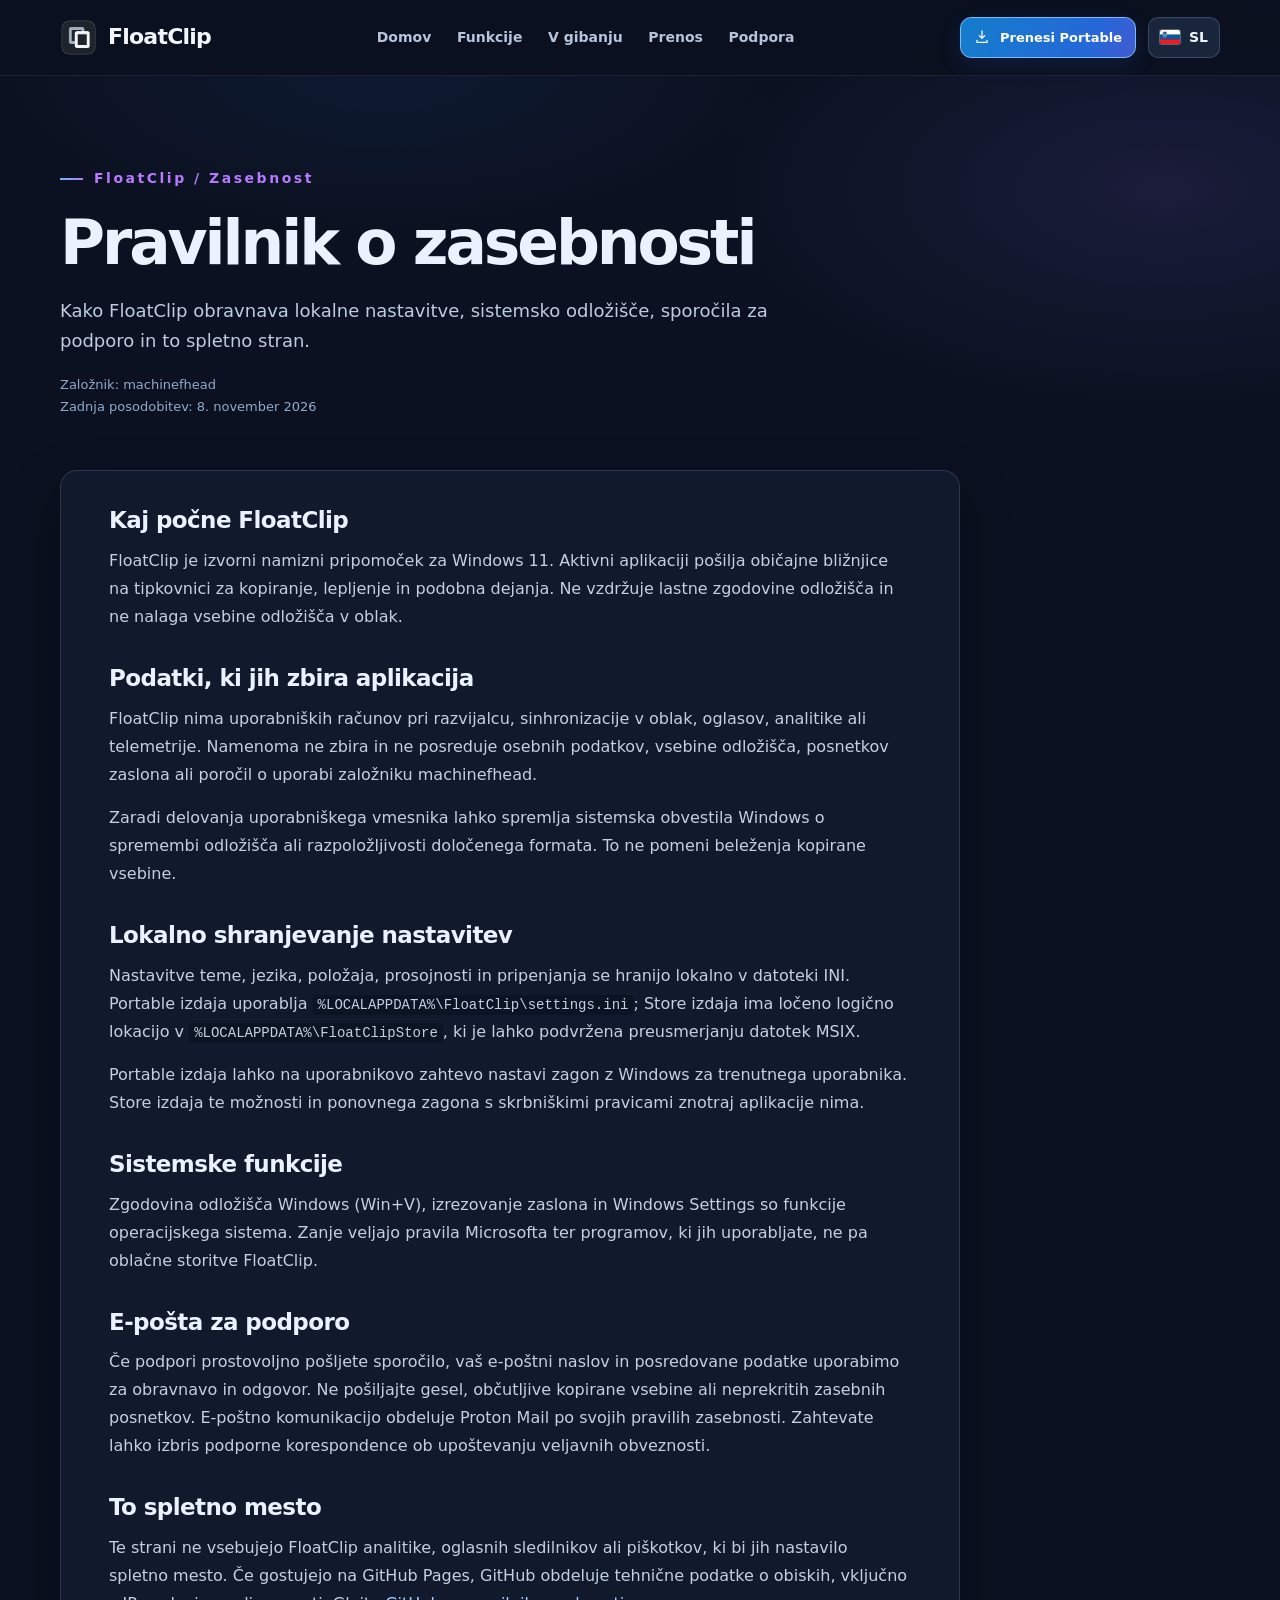
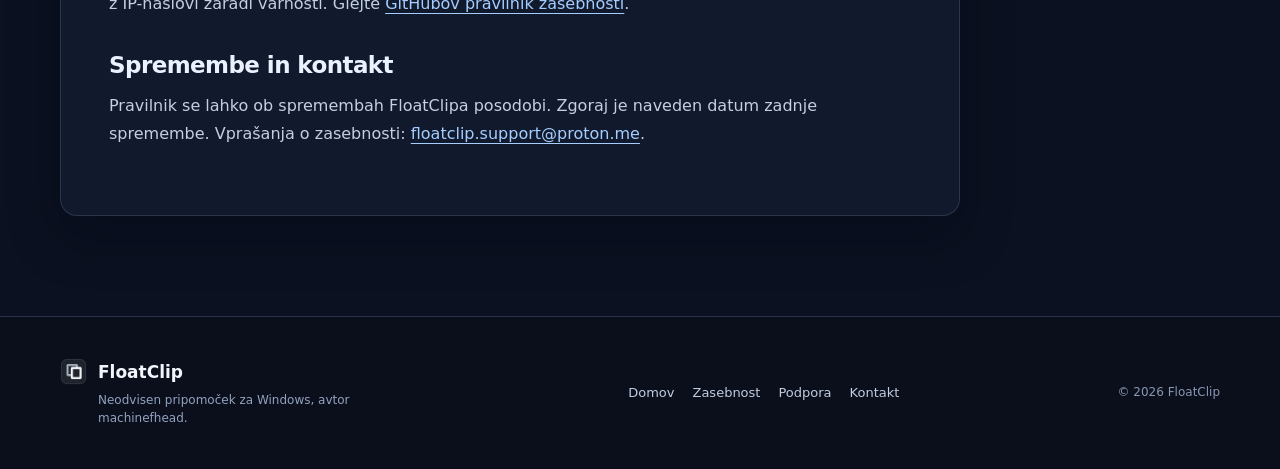
<file: privacy-sl.html>
<!doctype html><html lang="sl"><head><meta charset="utf-8"><meta name="viewport" content="width=device-width,initial-scale=1"><meta name="color-scheme" content="dark"><meta name="theme-color" content="#0b1120"><title>Pravilnik o zasebnosti — FloatClip</title><meta name="description" content="FloatClip — Zasebnost"><link rel="canonical" href="https://machinefhead.github.io/floatclip-site/privacy-sl.html"><link rel="alternate" hreflang="en" href="https://machinefhead.github.io/floatclip-site/privacy.html"><link rel="alternate" hreflang="sl" href="https://machinefhead.github.io/floatclip-site/privacy-sl.html"><link rel="alternate" hreflang="x-default" href="https://machinefhead.github.io/floatclip-site/privacy.html"><meta property="og:type" content="website"><meta property="og:site_name" content="FloatClip"><meta property="og:title" content="Pravilnik o zasebnosti — FloatClip"><meta property="og:description" content="FloatClip — Zasebnost"><meta property="og:url" content="https://machinefhead.github.io/floatclip-site/privacy-sl.html"><meta property="og:image" content="https://machinefhead.github.io/floatclip-site/assets/og-floatclip.jpg"><meta property="og:locale" content="sl_SI"><meta name="twitter:card" content="summary_large_image"><link rel="icon" href="assets/favicon.ico" sizes="any"><link rel="icon" href="assets/favicon-64.png" type="image/png" sizes="64x64"><link rel="apple-touch-icon" href="assets/apple-touch-icon.png"><link rel="stylesheet" href="styles.css?v=2026-11-11-nav-consistency-v16"></head><body><a class="skip" href="#main">Preskoči na vsebino</a>
<header class="topbar"><div class="shell headbar">
 <a class="brand" href="index-sl.html" aria-label="FloatClip — Domov"><img src="assets/floatclip-icon.png" width="37" height="37" alt=""><span>FloatClip</span></a>
 <nav class="desktop-nav" aria-label="Meni"><a href="index-sl.html">Domov</a><a href="index-sl.html#features">Funkcije</a><a href="index-sl.html#motion">V gibanju</a><a href="index-sl.html#download">Prenos</a><a href="support-sl.html">Podpora</a></nav>
 <div class="head-controls"><a class="header-download" href="https://github.com/machinefhead/floatclip-releases/releases/download/v1.0.0/FloatClip_v1.0.0_Portable.zip"><svg class="download-icon" xmlns="http://www.w3.org/2000/svg" viewBox="0 0 24 24" fill="none" stroke="currentColor" stroke-width="1.9" stroke-linecap="round" stroke-linejoin="round" aria-hidden="true" focusable="false"><path d="M12 3v11m-4-4 4 4 4-4M4.5 17v3h15v-3"/></svg>Prenesi Portable</a>
 <div class="language-switch"><button class="language-trigger" type="button" popovertarget="language-options" aria-label="Izberi jezik"><img class="flag-icon" src="assets/flag-si.svg" alt="" width="20" height="14"> <span>SL</span></button>
 <div class="language-pop" id="language-options" popover="auto" role="group" aria-label="Izberi jezik"><a href="privacy.html" lang="en"><img class="flag-icon" src="assets/flag-gb.svg" alt="" width="20" height="14"> English</a><a href="privacy-sl.html" lang="sl" aria-current="page"><img class="flag-icon" src="assets/flag-si.svg" alt="" width="20" height="14"> Slovenščina</a></div></div>
 <nav class="mobile-nav" aria-label="Meni"><a href="index-sl.html">Domov</a><a href="index-sl.html#features">Funkcije</a><a href="index-sl.html#motion">V gibanju</a><a href="index-sl.html#download">Prenos</a><a href="support-sl.html">Podpora</a></nav>
 </div></div></header><main id="main" class="subpage-main shell"><div class="subpage-top"><p class="eyebrow">FloatClip / Zasebnost</p><h1>Pravilnik o zasebnosti</h1><p>Kako FloatClip obravnava lokalne nastavitve, sistemsko odložišče, sporočila za podporo in to spletno stran.</p><p class="legal-meta"><span>Založnik: machinefhead</span><span>Zadnja posodobitev: 8. november 2026</span></p></div><article class="legal-body"><h2>Kaj počne FloatClip</h2>
<p>FloatClip je izvorni namizni pripomoček za Windows 11. Aktivni aplikaciji pošilja običajne bližnjice na tipkovnici za kopiranje, lepljenje in podobna dejanja. Ne vzdržuje lastne zgodovine odložišča in ne nalaga vsebine odložišča v oblak.</p>
<h2>Podatki, ki jih zbira aplikacija</h2>
<p>FloatClip nima uporabniških računov pri razvijalcu, sinhronizacije v oblak, oglasov, analitike ali telemetrije. Namenoma ne zbira in ne posreduje osebnih podatkov, vsebine odložišča, posnetkov zaslona ali poročil o uporabi založniku machinefhead.</p>
<p>Zaradi delovanja uporabniškega vmesnika lahko spremlja sistemska obvestila Windows o spremembi odložišča ali razpoložljivosti določenega formata. To ne pomeni beleženja kopirane vsebine.</p>
<h2>Lokalno shranjevanje nastavitev</h2>
<p>Nastavitve teme, jezika, položaja, prosojnosti in pripenjanja se hranijo lokalno v datoteki INI. Portable izdaja uporablja <code>%LOCALAPPDATA%\FloatClip\settings.ini</code>; Store izdaja ima ločeno logično lokacijo v <code>%LOCALAPPDATA%\FloatClipStore</code>, ki je lahko podvržena preusmerjanju datotek MSIX.</p>
<p>Portable izdaja lahko na uporabnikovo zahtevo nastavi zagon z Windows za trenutnega uporabnika. Store izdaja te možnosti in ponovnega zagona s skrbniškimi pravicami znotraj aplikacije nima.</p>
<h2>Sistemske funkcije</h2>
<p>Zgodovina odložišča Windows (Win+V), izrezovanje zaslona in Windows Settings so funkcije operacijskega sistema. Zanje veljajo pravila Microsofta ter programov, ki jih uporabljate, ne pa oblačne storitve FloatClip.</p>
<h2>E-pošta za podporo</h2>
<p>Če podpori prostovoljno pošljete sporočilo, vaš e-poštni naslov in posredovane podatke uporabimo za obravnavo in odgovor. Ne pošiljajte gesel, občutljive kopirane vsebine ali neprekritih zasebnih posnetkov. E-poštno komunikacijo obdeluje Proton Mail po svojih pravilih zasebnosti. Zahtevate lahko izbris podporne korespondence ob upoštevanju veljavnih obveznosti.</p>
<h2>To spletno mesto</h2>
<p>Te strani ne vsebujejo FloatClip analitike, oglasnih sledilnikov ali piškotkov, ki bi jih nastavilo spletno mesto. Če gostujejo na GitHub Pages, GitHub obdeluje tehnične podatke o obiskih, vključno z IP-naslovi zaradi varnosti. Glejte <a href="https://docs.github.com/en/site-policy/privacy-policies/github-general-privacy-statement" rel="noopener noreferrer">GitHubov pravilnik zasebnosti</a>.</p>
<h2>Spremembe in kontakt</h2>
<p>Pravilnik se lahko ob spremembah FloatClipa posodobi. Zgoraj je naveden datum zadnje spremembe. Vprašanja o zasebnosti: <a href="mailto:floatclip.support@proton.me">floatclip.support@proton.me</a>.</p></article></main><footer class="footer"><div class="shell footer-inner"><div class="footer-brand"><img src="assets/floatclip-icon.png" alt="" width="27" height="27"><div><strong>FloatClip</strong><p>Neodvisen pripomoček za Windows, avtor machinefhead.</p></div></div><nav aria-label="Noga strani"> <a href="index-sl.html">Domov</a><a href="privacy-sl.html">Zasebnost</a><a href="support-sl.html">Podpora</a><a href="mailto:floatclip.support@proton.me">Kontakt</a></nav><span class="copyright">© 2026 FloatClip</span></div></footer></body></html>
</file>
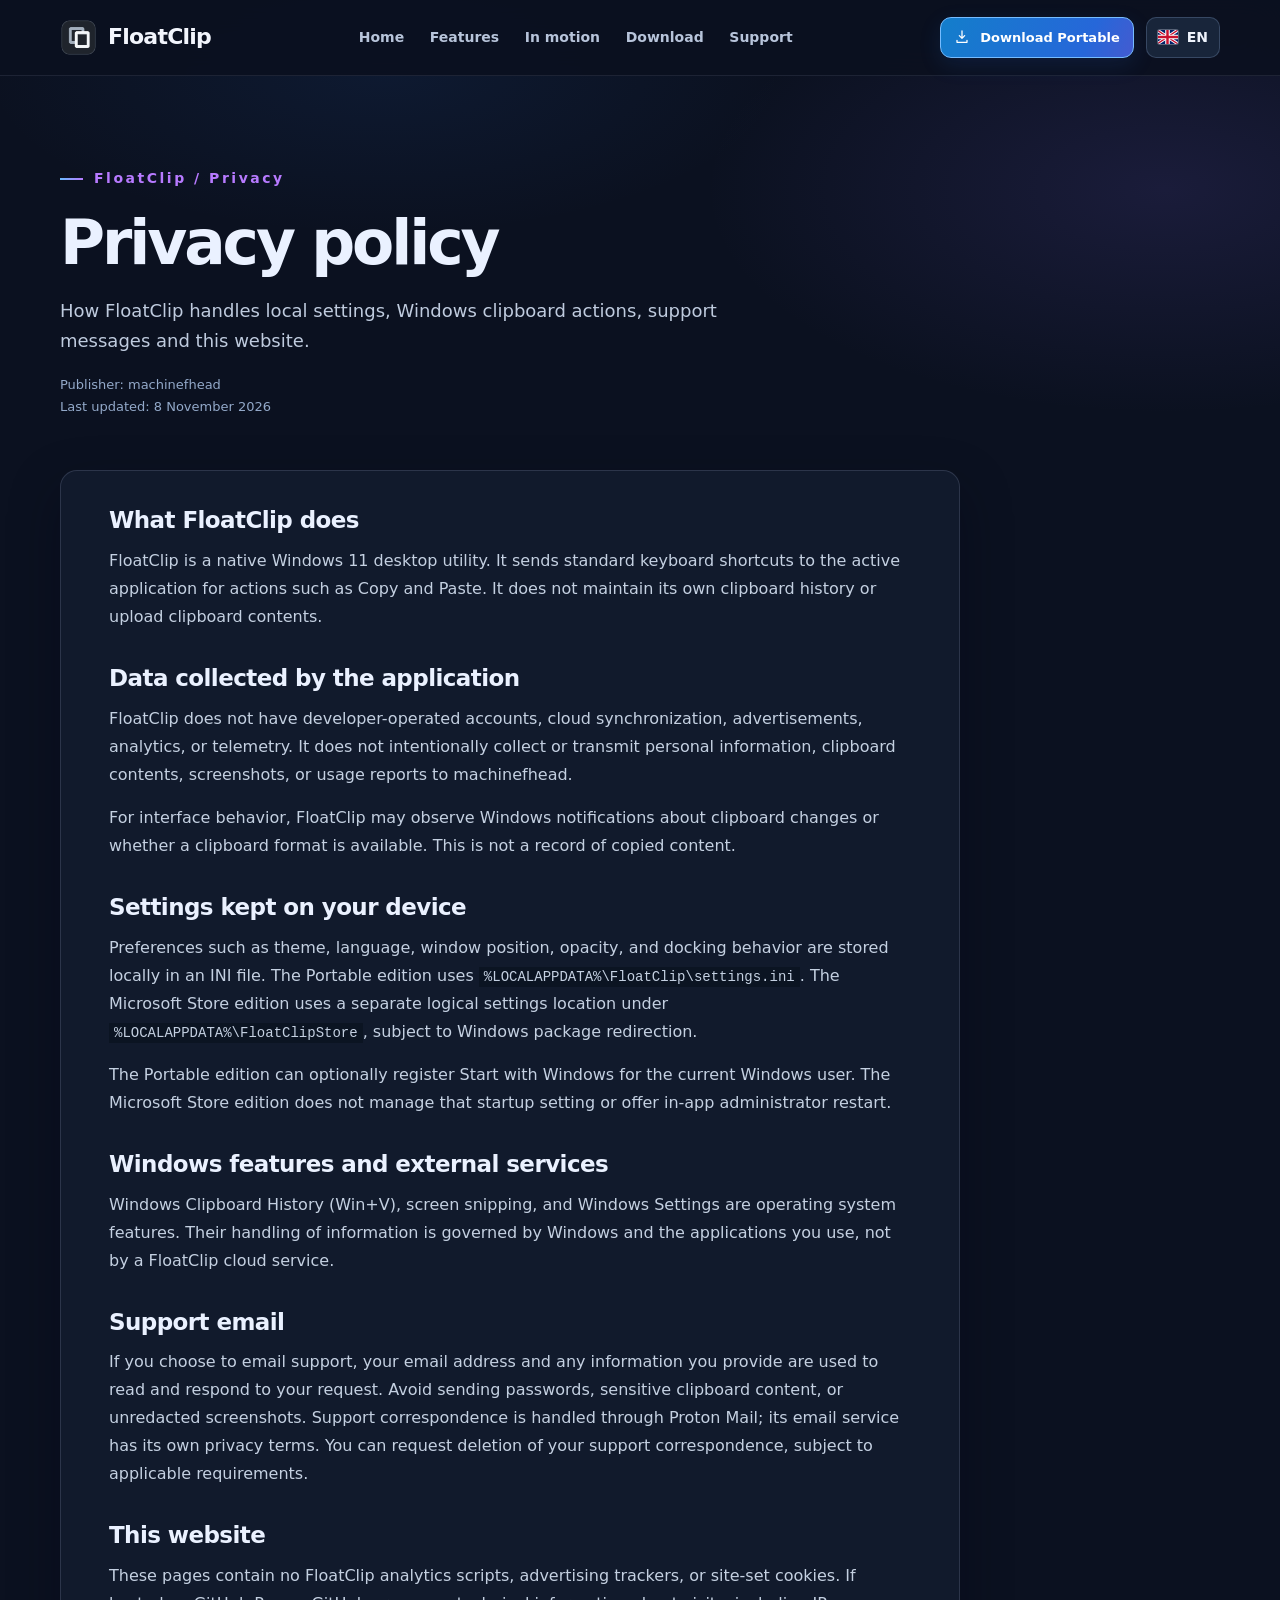
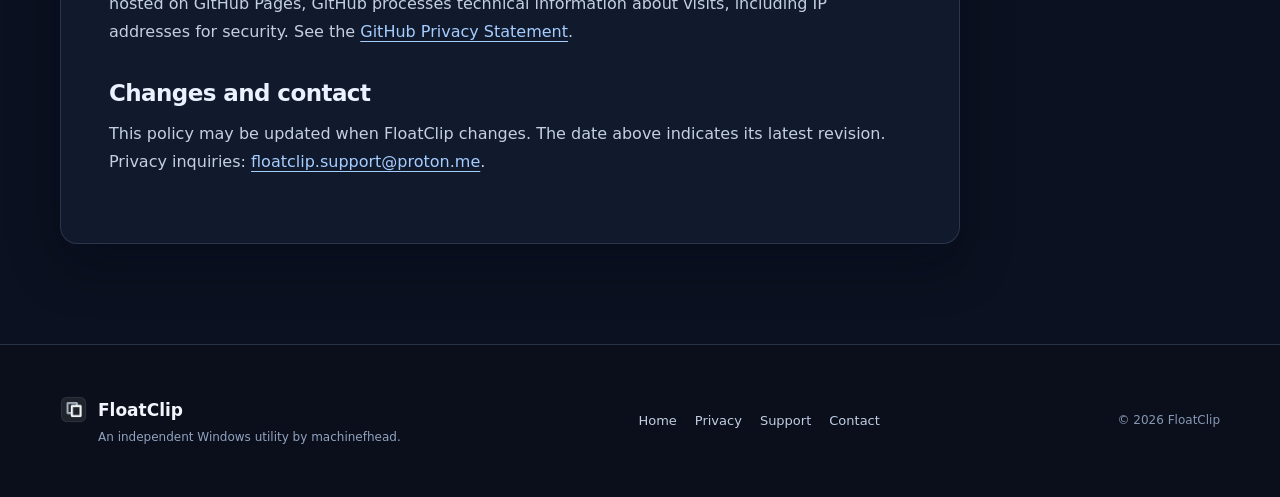
<file: privacy.html>
<!doctype html><html lang="en"><head><meta charset="utf-8"><meta name="viewport" content="width=device-width,initial-scale=1"><meta name="color-scheme" content="dark"><meta name="theme-color" content="#0b1120"><title>Privacy policy — FloatClip</title><meta name="description" content="FloatClip — Privacy"><link rel="canonical" href="https://machinefhead.github.io/floatclip-site/privacy.html"><link rel="alternate" hreflang="en" href="https://machinefhead.github.io/floatclip-site/privacy.html"><link rel="alternate" hreflang="sl" href="https://machinefhead.github.io/floatclip-site/privacy-sl.html"><link rel="alternate" hreflang="x-default" href="https://machinefhead.github.io/floatclip-site/privacy.html"><meta property="og:type" content="website"><meta property="og:site_name" content="FloatClip"><meta property="og:title" content="Privacy policy — FloatClip"><meta property="og:description" content="FloatClip — Privacy"><meta property="og:url" content="https://machinefhead.github.io/floatclip-site/privacy.html"><meta property="og:image" content="https://machinefhead.github.io/floatclip-site/assets/og-floatclip.jpg"><meta property="og:locale" content="en_US"><meta name="twitter:card" content="summary_large_image"><link rel="icon" href="assets/favicon.ico" sizes="any"><link rel="icon" href="assets/favicon-64.png" type="image/png" sizes="64x64"><link rel="apple-touch-icon" href="assets/apple-touch-icon.png"><link rel="stylesheet" href="styles.css?v=2026-11-11-nav-consistency-v16"></head><body><a class="skip" href="#main">Skip to content</a>
<header class="topbar"><div class="shell headbar">
 <a class="brand" href="index.html" aria-label="FloatClip — Home"><img src="assets/floatclip-icon.png" width="37" height="37" alt=""><span>FloatClip</span></a>
 <nav class="desktop-nav" aria-label="Menu"><a href="index.html">Home</a><a href="index.html#features">Features</a><a href="index.html#motion">In motion</a><a href="index.html#download">Download</a><a href="support.html">Support</a></nav>
 <div class="head-controls"><a class="header-download" href="https://github.com/machinefhead/floatclip-releases/releases/download/v1.0.0/FloatClip_v1.0.0_Portable.zip"><svg class="download-icon" xmlns="http://www.w3.org/2000/svg" viewBox="0 0 24 24" fill="none" stroke="currentColor" stroke-width="1.9" stroke-linecap="round" stroke-linejoin="round" aria-hidden="true" focusable="false"><path d="M12 3v11m-4-4 4 4 4-4M4.5 17v3h15v-3"/></svg>Download Portable</a>
 <div class="language-switch"><button class="language-trigger" type="button" popovertarget="language-options" aria-label="Choose language"><img class="flag-icon" src="assets/flag-gb.svg" alt="" width="20" height="14"> <span>EN</span></button>
 <div class="language-pop" id="language-options" popover="auto" role="group" aria-label="Choose language"><a href="privacy.html" lang="en" aria-current="page"><img class="flag-icon" src="assets/flag-gb.svg" alt="" width="20" height="14"> English</a><a href="privacy-sl.html" lang="sl"><img class="flag-icon" src="assets/flag-si.svg" alt="" width="20" height="14"> Slovenščina</a></div></div>
 <nav class="mobile-nav" aria-label="Menu"><a href="index.html">Home</a><a href="index.html#features">Features</a><a href="index.html#motion">In motion</a><a href="index.html#download">Download</a><a href="support.html">Support</a></nav>
 </div></div></header><main id="main" class="subpage-main shell"><div class="subpage-top"><p class="eyebrow">FloatClip / Privacy</p><h1>Privacy policy</h1><p>How FloatClip handles local settings, Windows clipboard actions, support messages and this website.</p><p class="legal-meta"><span>Publisher: machinefhead</span><span>Last updated: 8 November 2026</span></p></div><article class="legal-body"><h2>What FloatClip does</h2>
<p>FloatClip is a native Windows 11 desktop utility. It sends standard keyboard shortcuts to the active application for actions such as Copy and Paste. It does not maintain its own clipboard history or upload clipboard contents.</p>
<h2>Data collected by the application</h2>
<p>FloatClip does not have developer-operated accounts, cloud synchronization, advertisements, analytics, or telemetry. It does not intentionally collect or transmit personal information, clipboard contents, screenshots, or usage reports to machinefhead.</p>
<p>For interface behavior, FloatClip may observe Windows notifications about clipboard changes or whether a clipboard format is available. This is not a record of copied content.</p>
<h2>Settings kept on your device</h2>
<p>Preferences such as theme, language, window position, opacity, and docking behavior are stored locally in an INI file. The Portable edition uses <code>%LOCALAPPDATA%\FloatClip\settings.ini</code>. The Microsoft Store edition uses a separate logical settings location under <code>%LOCALAPPDATA%\FloatClipStore</code>, subject to Windows package redirection.</p>
<p>The Portable edition can optionally register Start with Windows for the current Windows user. The Microsoft Store edition does not manage that startup setting or offer in-app administrator restart.</p>
<h2>Windows features and external services</h2>
<p>Windows Clipboard History (Win+V), screen snipping, and Windows Settings are operating system features. Their handling of information is governed by Windows and the applications you use, not by a FloatClip cloud service.</p>
<h2>Support email</h2>
<p>If you choose to email support, your email address and any information you provide are used to read and respond to your request. Avoid sending passwords, sensitive clipboard content, or unredacted screenshots. Support correspondence is handled through Proton Mail; its email service has its own privacy terms. You can request deletion of your support correspondence, subject to applicable requirements.</p>
<h2>This website</h2>
<p>These pages contain no FloatClip analytics scripts, advertising trackers, or site-set cookies. If hosted on GitHub Pages, GitHub processes technical information about visits, including IP addresses for security. See the <a href="https://docs.github.com/en/site-policy/privacy-policies/github-general-privacy-statement" rel="noopener noreferrer">GitHub Privacy Statement</a>.</p>
<h2>Changes and contact</h2>
<p>This policy may be updated when FloatClip changes. The date above indicates its latest revision. Privacy inquiries: <a href="mailto:floatclip.support@proton.me">floatclip.support@proton.me</a>.</p></article></main><footer class="footer"><div class="shell footer-inner"><div class="footer-brand"><img src="assets/floatclip-icon.png" alt="" width="27" height="27"><div><strong>FloatClip</strong><p>An independent Windows utility by machinefhead.</p></div></div><nav aria-label="Footer"> <a href="index.html">Home</a><a href="privacy.html">Privacy</a><a href="support.html">Support</a><a href="mailto:floatclip.support@proton.me">Contact</a></nav><span class="copyright">© 2026 FloatClip</span></div></footer></body></html>
</file>
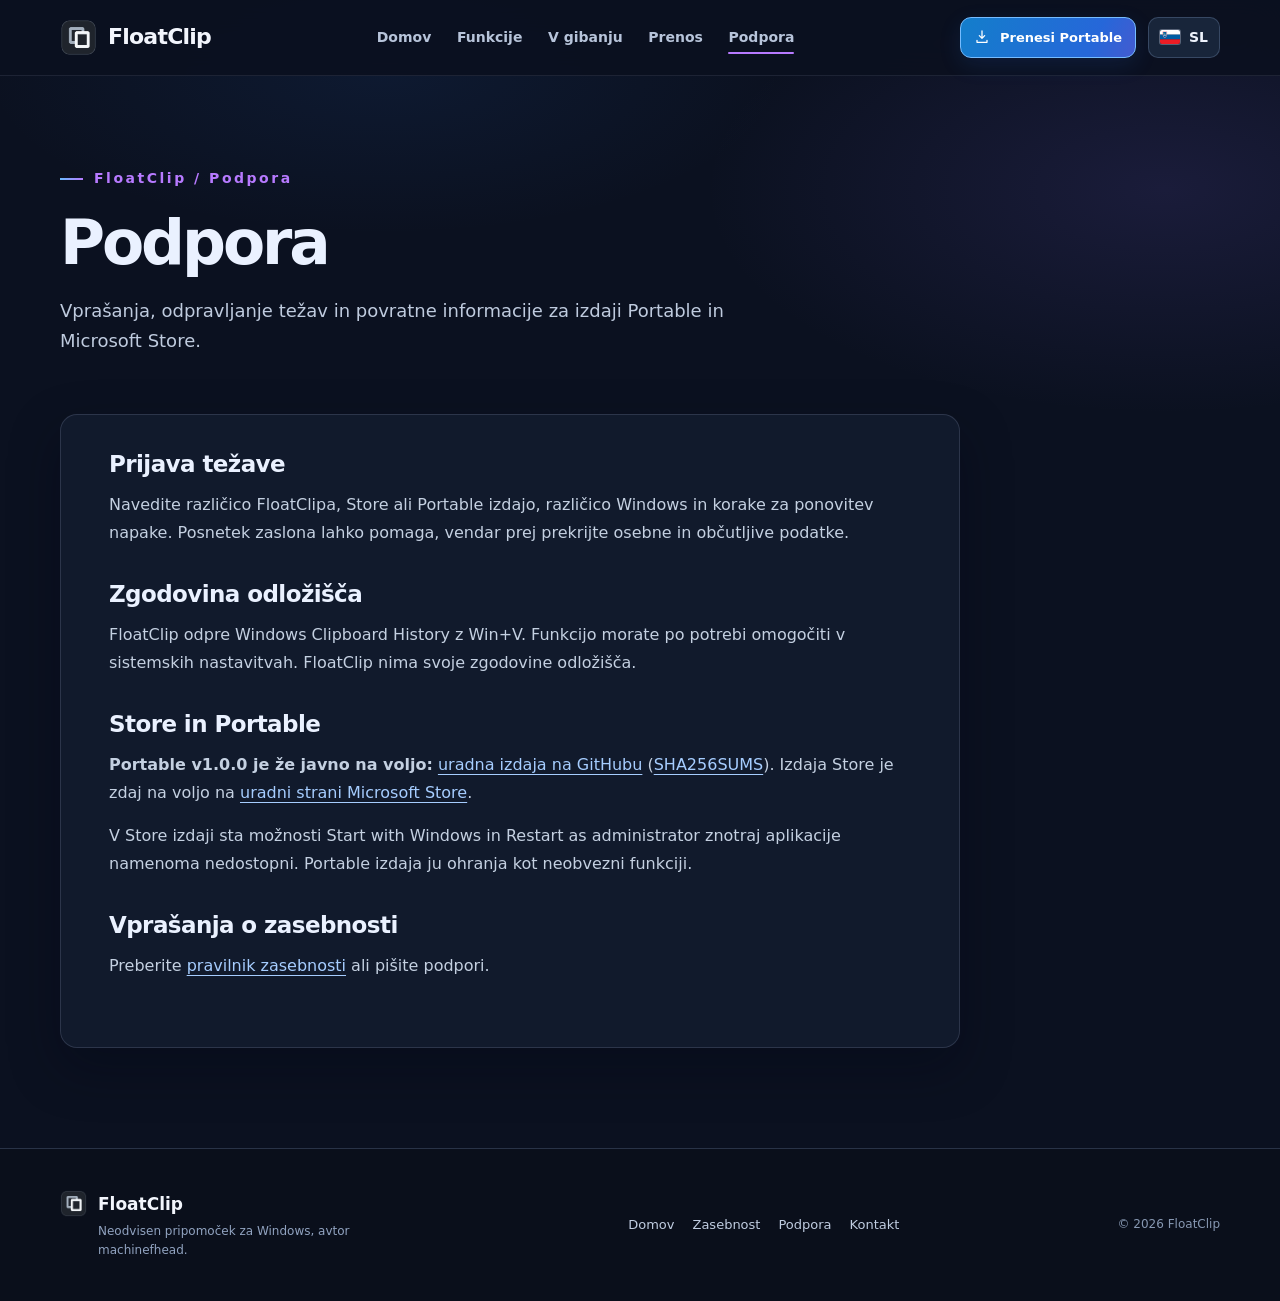
<file: support-sl.html>
<!doctype html><html lang="sl"><head><meta charset="utf-8"><meta name="viewport" content="width=device-width,initial-scale=1"><meta name="color-scheme" content="dark"><meta name="theme-color" content="#0b1120"><title>Podpora — FloatClip</title><meta name="description" content="FloatClip — Podpora"><link rel="canonical" href="https://machinefhead.github.io/floatclip-site/support-sl.html"><link rel="alternate" hreflang="en" href="https://machinefhead.github.io/floatclip-site/support.html"><link rel="alternate" hreflang="sl" href="https://machinefhead.github.io/floatclip-site/support-sl.html"><link rel="alternate" hreflang="x-default" href="https://machinefhead.github.io/floatclip-site/support.html"><meta property="og:type" content="website"><meta property="og:site_name" content="FloatClip"><meta property="og:title" content="Podpora — FloatClip"><meta property="og:description" content="FloatClip — Podpora"><meta property="og:url" content="https://machinefhead.github.io/floatclip-site/support-sl.html"><meta property="og:image" content="https://machinefhead.github.io/floatclip-site/assets/og-floatclip.jpg"><meta property="og:locale" content="sl_SI"><meta name="twitter:card" content="summary_large_image"><link rel="icon" href="assets/favicon.ico" sizes="any"><link rel="icon" href="assets/favicon-64.png" type="image/png" sizes="64x64"><link rel="apple-touch-icon" href="assets/apple-touch-icon.png"><link rel="stylesheet" href="styles.css?v=2026-11-11-nav-consistency-v16"></head><body><a class="skip" href="#main">Preskoči na vsebino</a>
<header class="topbar"><div class="shell headbar">
 <a class="brand" href="index-sl.html" aria-label="FloatClip — Domov"><img src="assets/floatclip-icon.png" width="37" height="37" alt=""><span>FloatClip</span></a>
 <nav class="desktop-nav" aria-label="Meni"><a href="index-sl.html">Domov</a><a href="index-sl.html#features">Funkcije</a><a href="index-sl.html#motion">V gibanju</a><a href="index-sl.html#download">Prenos</a><a href="support-sl.html" aria-current="page">Podpora</a></nav>
 <div class="head-controls"><a class="header-download" href="https://github.com/machinefhead/floatclip-releases/releases/download/v1.0.0/FloatClip_v1.0.0_Portable.zip"><svg class="download-icon" xmlns="http://www.w3.org/2000/svg" viewBox="0 0 24 24" fill="none" stroke="currentColor" stroke-width="1.9" stroke-linecap="round" stroke-linejoin="round" aria-hidden="true" focusable="false"><path d="M12 3v11m-4-4 4 4 4-4M4.5 17v3h15v-3"/></svg>Prenesi Portable</a>
 <div class="language-switch"><button class="language-trigger" type="button" popovertarget="language-options" aria-label="Izberi jezik"><img class="flag-icon" src="assets/flag-si.svg" alt="" width="20" height="14"> <span>SL</span></button>
 <div class="language-pop" id="language-options" popover="auto" role="group" aria-label="Izberi jezik"><a href="support.html" lang="en"><img class="flag-icon" src="assets/flag-gb.svg" alt="" width="20" height="14"> English</a><a href="support-sl.html" lang="sl" aria-current="page"><img class="flag-icon" src="assets/flag-si.svg" alt="" width="20" height="14"> Slovenščina</a></div></div>
 <nav class="mobile-nav" aria-label="Meni"><a href="index-sl.html">Domov</a><a href="index-sl.html#features">Funkcije</a><a href="index-sl.html#motion">V gibanju</a><a href="index-sl.html#download">Prenos</a><a href="support-sl.html" aria-current="page">Podpora</a></nav>
 </div></div></header><main id="main" class="subpage-main shell"><div class="subpage-top"><p class="eyebrow">FloatClip / Podpora</p><h1>Podpora</h1><p>Vprašanja, odpravljanje težav in povratne informacije za izdaji Portable in Microsoft Store.</p></div><article class="legal-body"><h2>Prijava težave</h2>
<p>Navedite različico FloatClipa, Store ali Portable izdajo, različico Windows in korake za ponovitev napake. Posnetek zaslona lahko pomaga, vendar prej prekrijte osebne in občutljive podatke.</p>
<h2>Zgodovina odložišča</h2>
<p>FloatClip odpre Windows Clipboard History z Win+V. Funkcijo morate po potrebi omogočiti v sistemskih nastavitvah. FloatClip nima svoje zgodovine odložišča.</p>
<h2>Store in Portable</h2>
<p><strong>Portable v1.0.0 je že javno na voljo:</strong> <a href="https://github.com/machinefhead/floatclip-releases/releases/tag/v1.0.0">uradna izdaja na GitHubu</a> (<a href="https://github.com/machinefhead/floatclip-releases/releases/download/v1.0.0/SHA256SUMS.txt">SHA256SUMS</a>). Izdaja Store je zdaj na voljo na <a href="https://apps.microsoft.com/detail/9NZ0NV55FBM1" rel="noopener noreferrer">uradni strani Microsoft Store</a>.</p>
<p>V Store izdaji sta možnosti Start with Windows in Restart as administrator znotraj aplikacije namenoma nedostopni. Portable izdaja ju ohranja kot neobvezni funkciji.</p>
<h2>Vprašanja o zasebnosti</h2>
<p>Preberite <a href="privacy-sl.html">pravilnik zasebnosti</a> ali pišite podpori.</p></article></main><footer class="footer"><div class="shell footer-inner"><div class="footer-brand"><img src="assets/floatclip-icon.png" alt="" width="27" height="27"><div><strong>FloatClip</strong><p>Neodvisen pripomoček za Windows, avtor machinefhead.</p></div></div><nav aria-label="Noga strani"> <a href="index-sl.html">Domov</a><a href="privacy-sl.html">Zasebnost</a><a href="support-sl.html">Podpora</a><a href="mailto:floatclip.support@proton.me">Kontakt</a></nav><span class="copyright">© 2026 FloatClip</span></div></footer></body></html>
</file>
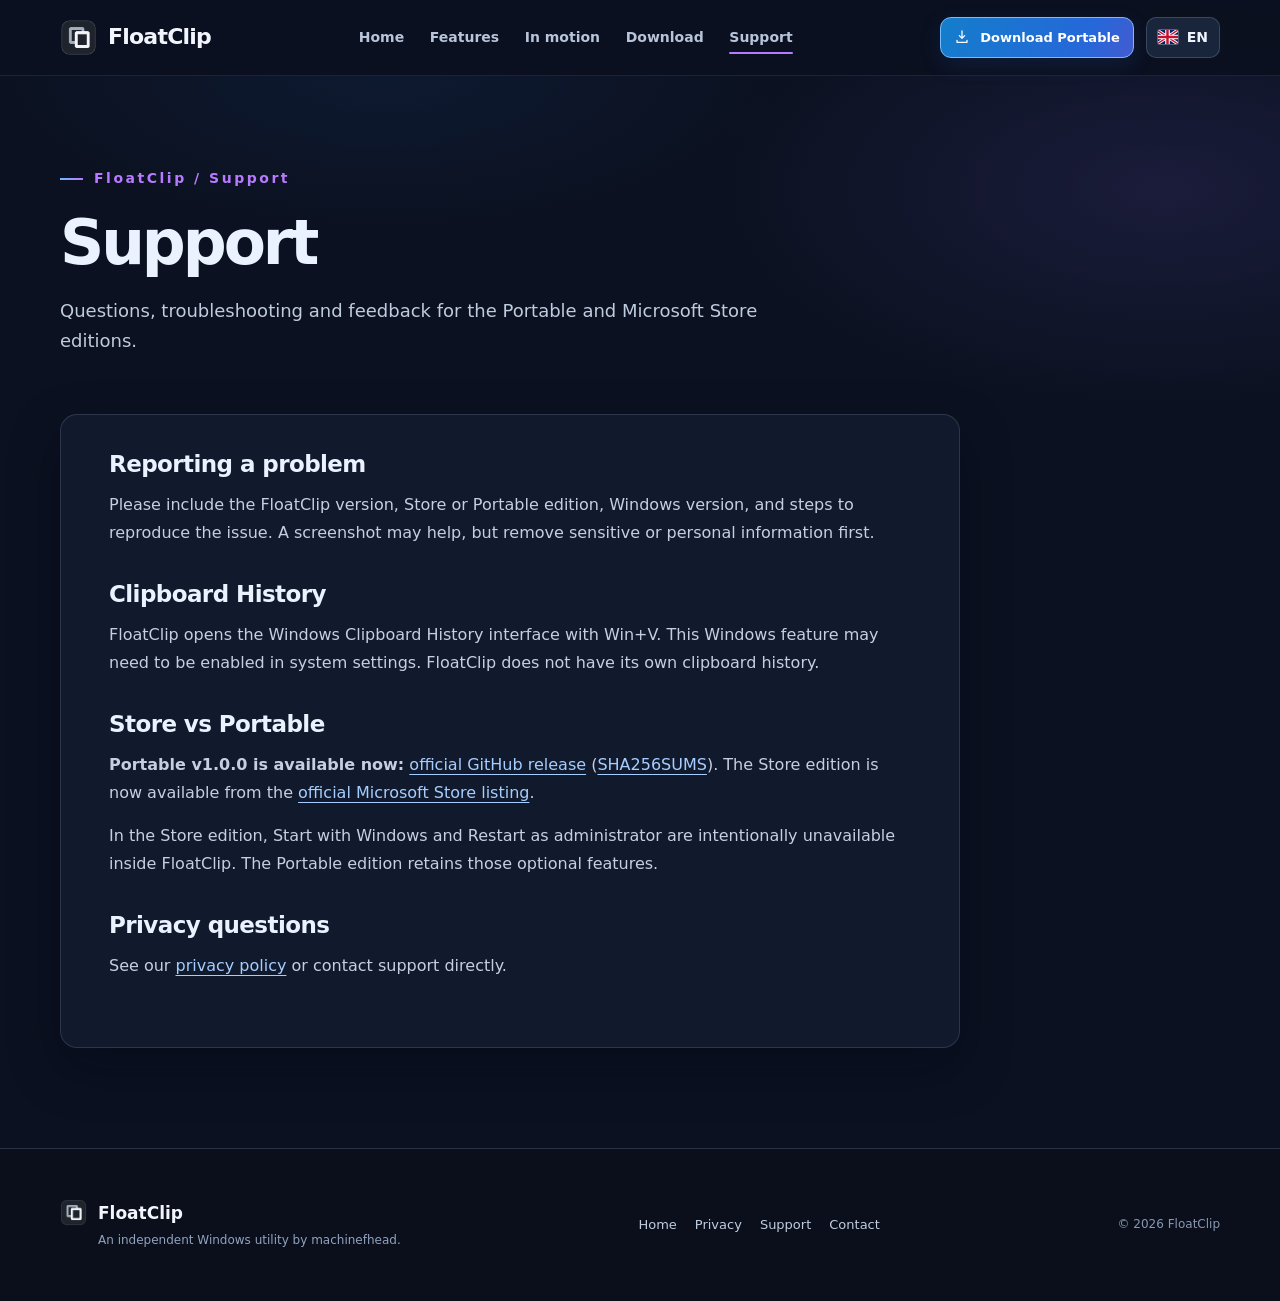
<file: support.html>
<!doctype html><html lang="en"><head><meta charset="utf-8"><meta name="viewport" content="width=device-width,initial-scale=1"><meta name="color-scheme" content="dark"><meta name="theme-color" content="#0b1120"><title>Support — FloatClip</title><meta name="description" content="FloatClip — Support"><link rel="canonical" href="https://machinefhead.github.io/floatclip-site/support.html"><link rel="alternate" hreflang="en" href="https://machinefhead.github.io/floatclip-site/support.html"><link rel="alternate" hreflang="sl" href="https://machinefhead.github.io/floatclip-site/support-sl.html"><link rel="alternate" hreflang="x-default" href="https://machinefhead.github.io/floatclip-site/support.html"><meta property="og:type" content="website"><meta property="og:site_name" content="FloatClip"><meta property="og:title" content="Support — FloatClip"><meta property="og:description" content="FloatClip — Support"><meta property="og:url" content="https://machinefhead.github.io/floatclip-site/support.html"><meta property="og:image" content="https://machinefhead.github.io/floatclip-site/assets/og-floatclip.jpg"><meta property="og:locale" content="en_US"><meta name="twitter:card" content="summary_large_image"><link rel="icon" href="assets/favicon.ico" sizes="any"><link rel="icon" href="assets/favicon-64.png" type="image/png" sizes="64x64"><link rel="apple-touch-icon" href="assets/apple-touch-icon.png"><link rel="stylesheet" href="styles.css?v=2026-11-11-nav-consistency-v16"></head><body><a class="skip" href="#main">Skip to content</a>
<header class="topbar"><div class="shell headbar">
 <a class="brand" href="index.html" aria-label="FloatClip — Home"><img src="assets/floatclip-icon.png" width="37" height="37" alt=""><span>FloatClip</span></a>
 <nav class="desktop-nav" aria-label="Menu"><a href="index.html">Home</a><a href="index.html#features">Features</a><a href="index.html#motion">In motion</a><a href="index.html#download">Download</a><a href="support.html" aria-current="page">Support</a></nav>
 <div class="head-controls"><a class="header-download" href="https://github.com/machinefhead/floatclip-releases/releases/download/v1.0.0/FloatClip_v1.0.0_Portable.zip"><svg class="download-icon" xmlns="http://www.w3.org/2000/svg" viewBox="0 0 24 24" fill="none" stroke="currentColor" stroke-width="1.9" stroke-linecap="round" stroke-linejoin="round" aria-hidden="true" focusable="false"><path d="M12 3v11m-4-4 4 4 4-4M4.5 17v3h15v-3"/></svg>Download Portable</a>
 <div class="language-switch"><button class="language-trigger" type="button" popovertarget="language-options" aria-label="Choose language"><img class="flag-icon" src="assets/flag-gb.svg" alt="" width="20" height="14"> <span>EN</span></button>
 <div class="language-pop" id="language-options" popover="auto" role="group" aria-label="Choose language"><a href="support.html" lang="en" aria-current="page"><img class="flag-icon" src="assets/flag-gb.svg" alt="" width="20" height="14"> English</a><a href="support-sl.html" lang="sl"><img class="flag-icon" src="assets/flag-si.svg" alt="" width="20" height="14"> Slovenščina</a></div></div>
 <nav class="mobile-nav" aria-label="Menu"><a href="index.html">Home</a><a href="index.html#features">Features</a><a href="index.html#motion">In motion</a><a href="index.html#download">Download</a><a href="support.html" aria-current="page">Support</a></nav>
 </div></div></header><main id="main" class="subpage-main shell"><div class="subpage-top"><p class="eyebrow">FloatClip / Support</p><h1>Support</h1><p>Questions, troubleshooting and feedback for the Portable and Microsoft Store editions.</p></div><article class="legal-body"><h2>Reporting a problem</h2>
<p>Please include the FloatClip version, Store or Portable edition, Windows version, and steps to reproduce the issue. A screenshot may help, but remove sensitive or personal information first.</p>
<h2>Clipboard History</h2>
<p>FloatClip opens the Windows Clipboard History interface with Win+V. This Windows feature may need to be enabled in system settings. FloatClip does not have its own clipboard history.</p>
<h2>Store vs Portable</h2>
<p><strong>Portable v1.0.0 is available now:</strong> <a href="https://github.com/machinefhead/floatclip-releases/releases/tag/v1.0.0">official GitHub release</a> (<a href="https://github.com/machinefhead/floatclip-releases/releases/download/v1.0.0/SHA256SUMS.txt">SHA256SUMS</a>). The Store edition is now available from the <a href="https://apps.microsoft.com/detail/9NZ0NV55FBM1" rel="noopener noreferrer">official Microsoft Store listing</a>.</p>
<p>In the Store edition, Start with Windows and Restart as administrator are intentionally unavailable inside FloatClip. The Portable edition retains those optional features.</p>
<h2>Privacy questions</h2>
<p>See our <a href="privacy.html">privacy policy</a> or contact support directly.</p></article></main><footer class="footer"><div class="shell footer-inner"><div class="footer-brand"><img src="assets/floatclip-icon.png" alt="" width="27" height="27"><div><strong>FloatClip</strong><p>An independent Windows utility by machinefhead.</p></div></div><nav aria-label="Footer"> <a href="index.html">Home</a><a href="privacy.html">Privacy</a><a href="support.html">Support</a><a href="mailto:floatclip.support@proton.me">Contact</a></nav><span class="copyright">© 2026 FloatClip</span></div></footer></body></html>
</file>
<file: styles.css>
/* FloatClip Website vNext.3 — B+E+C. Static, local assets, no JS. */
:root{color-scheme:dark;--bg:#0b1120;--bg2:#101a2a;--panel:#131e30;--panel2:#19263b;--line:rgba(181,199,229,.16);--text:#f2f5fc;--muted:#b8c5d8;--dim:#99acc6;--blue:#69baff;--violet:#b29aff;--max:1160px;font-family:Segoe UI,system-ui,-apple-system,BlinkMacSystemFont,Arial,sans-serif}
*,*::before,*::after{box-sizing:border-box}html{scroll-behavior:smooth;scroll-padding-top:100px}body{margin:0;background:var(--bg);color:var(--text);font-size:17px;line-height:1.66;-webkit-font-smoothing:antialiased;overflow-x:clip}body::before{content:'';pointer-events:none;position:absolute;inset:0 0 auto;height:900px;background:radial-gradient(ellipse 46% 32% at 91% 21%,rgba(101,82,187,.17),transparent 78%),radial-gradient(ellipse 38% 22% at 30% 8%,rgba(37,96,186,.11),transparent 82%);z-index:-1}img{max-width:100%;height:auto;display:block}a{color:inherit;text-underline-offset:4px}a:hover{color:#fff}a:focus-visible,summary:focus-visible{outline:3px solid #98c7ff;outline-offset:4px;border-radius:5px}.shell{width:min(var(--max),calc(100% - 88px));margin-inline:auto}.skip{position:fixed;top:-130px;left:12px;background:#fff;color:#10203a;padding:12px 18px;z-index:100}.skip:focus{top:12px}
.topbar{position:sticky;top:0;z-index:40;background:rgba(11,17,32,.93);border-bottom:1px solid rgba(193,201,237,.10);backdrop-filter:blur(16px)}.headbar{display:flex;align-items:center;gap:28px;min-height:75px}.brand{display:inline-flex;align-items:center;gap:11px;font-size:22px;font-weight:770;text-decoration:none;white-space:nowrap;letter-spacing:-.035em}.brand img{object-fit:contain;border-radius:8px}.desktop-nav{display:flex;gap:clamp(12px,2vw,29px);align-items:center;justify-content:center;flex:1}.desktop-nav a{text-decoration:none;font-size:14px;color:#b7c4da;font-weight:630;white-space:nowrap}.desktop-nav a:hover{color:#fff}.head-controls{display:flex;align-items:center;gap:12px;margin-left:auto}.header-download{font-size:13px;text-decoration:none;color:#dae9ff;border:1px solid #426aa5;padding:8px 13px;border-radius:10px;white-space:nowrap;background:rgba(39,75,137,.18);font-weight:700}.header-download span{margin-left:6px;color:#9bc6ff}.language-switch{position:relative}.language-switch summary{list-style:none;display:flex;align-items:center;gap:7px;padding:8px 11px;cursor:pointer;border:1px solid rgba(159,188,232,.23);border-radius:10px;background:#18253a;color:#eef3fc;font-size:14px;min-width:81px;font-weight:680}.language-switch summary::-webkit-details-marker{display:none}.language-switch summary::marker{content:''}.language-pop{position:absolute;right:0;top:calc(100% + 10px);min-width:177px;padding:7px;background:#172438;border:1px solid #435b81;border-radius:12px;box-shadow:0 22px 45px #0009}.language-pop a{display:flex;gap:8px;text-decoration:none;font-size:14px;padding:9px;border-radius:7px}.language-pop a:hover,.language-pop a[aria-current=page]{background:#294368}.chevron{margin-left:2px}.mobile-nav{display:none}
.eyebrow{font-size:14px;font-weight:800;letter-spacing:.18em;line-height:1.45;color:#aecdff;margin:0 0 20px}.eyebrow::before{content:'';display:inline-block;width:23px;height:2px;background:linear-gradient(90deg,#65c5ff,#b799ff);vertical-align:middle;margin-right:11px}.hero{display:grid;grid-template-columns:minmax(0,.89fr) minmax(0,1.11fr);align-items:center;gap:40px;padding-top:82px;padding-bottom:69px;min-height:625px}.hero-copy{position:relative;z-index:2}.hero h1{font-size:clamp(46px,4.7vw,72px);line-height:1.08;letter-spacing:-.052em;margin:0 0 26px;font-weight:780}.gradient-type{background:linear-gradient(110deg,#83d6ff 4%,#84afff 49%,#c49aff 96%);color:transparent;background-clip:text;-webkit-background-clip:text}.hero-lede{color:#c8d3e4;font-size:18px;line-height:1.65;margin:0 0 28px;max-width:510px}.hero-actions{display:flex;flex-wrap:wrap;align-items:center;gap:12px;margin:0 0 15px}.button{min-height:49px;display:inline-flex;align-items:center;justify-content:center;gap:12px;text-decoration:none;font-size:15px;font-weight:750;border-radius:11px;padding:12px 18px;white-space:nowrap;transition:background-color .2s ease,transform .2s ease,border-color .2s ease}.button:hover{transform:translateY(-2px)}.button-primary{color:white!important;background:linear-gradient(115deg,#137ecb 0%,#2667d9 75%,#624fc7 125%);border:1px solid #76bcff;box-shadow:0 7px 22px rgba(32,104,222,.14)}.button-secondary{border:1px solid #5e668a;background:#1a263d;color:#e7edff!important}.button-secondary:hover{border-color:#b4a0ff;background:#242f4b}.release-hint{color:#a6b6d0;font-size:13px;margin:0}.hero-visual{position:relative;min-width:0;padding:23px 9px 64px 0}.hero-halo{position:absolute;inset:5% 0 5% 4%;border-radius:42%;background:radial-gradient(ellipse at 49% 51%,rgba(66,125,234,.24),rgba(139,75,203,.13) 47%,transparent 70%);filter:blur(38px);pointer-events:none}.hero-scene{position:relative;margin:0;overflow:hidden;border-radius:19px;border:1px solid rgba(159,180,223,.3);background:#222f43;box-shadow:0 22px 60px #0208159e,0 0 0 5px rgba(130,147,211,.045);transform:rotate(-1.2deg)}.hero-scene img{width:100%;aspect-ratio:1.94;object-fit:cover}.hero-scene figcaption{font-size:11px;padding:9px 14px;color:#c8d0df;letter-spacing:.04em;background:#152036}.hero-zoom{position:absolute;right:-14px;bottom:4px;display:flex;align-items:center;gap:8px;width:340px;min-height:139px;padding:12px 15px;border-radius:15px;border:1px solid rgba(168,141,248,.58);background:linear-gradient(120deg,rgba(21,29,51,.98),rgba(34,29,67,.97));box-shadow:0 16px 45px #030712ad}.hero-zoom img{width:168px;max-width:57%;flex:0 0 auto}.hero-zoom div{display:flex;flex-direction:column;gap:3px}.hero-zoom span{font-size:10px;font-weight:800;letter-spacing:.13em;color:#c4aaff}.hero-zoom strong{font-size:13px;line-height:1.45;color:#e9edfa;font-weight:620}
.proof-strip{display:grid;grid-template-columns:repeat(3,1fr);border:1px solid var(--line);border-radius:15px;background:linear-gradient(110deg,rgba(28,47,76,.47),rgba(25,29,55,.57));margin-top:12px;margin-bottom:30px;overflow:hidden}.proof-strip>div{text-align:center;padding:20px 16px;color:#d2ddef;font-size:14px;font-weight:720}.proof-strip>div+div{border-left:1px solid var(--line)}
.section{padding-top:106px;padding-bottom:104px}.section h2,.motion-copy h2,.quiet-section h2,.download-section h2{font-size:clamp(32px,3vw,46px);line-height:1.16;letter-spacing:-.042em;font-weight:760;margin:0 0 23px}.section p:not(.eyebrow),.motion-copy>p:not(.eyebrow),.quiet-section p:not(.eyebrow),.download-section>p:not(.eyebrow){color:#bbc9dd;font-size:18px;line-height:1.68;margin:0 0 26px}.feature-section{display:grid;grid-template-columns:minmax(0,.9fr) minmax(0,1.1fr);gap:68px;align-items:center}.section-intro{max-width:470px}.feature-tags{display:flex;flex-wrap:wrap;gap:9px}.feature-tags span{font-size:13px;color:#d7ddf0;border:1px solid rgba(166,166,239,.22);padding:8px 11px;background:rgba(79,69,129,.15);border-radius:8px}.illustration-card{margin:0;padding:20px 20px 12px;border:1px solid rgba(145,145,221,.23);border-radius:18px;background:linear-gradient(140deg,#182440,#172037);box-shadow:0 16px 44px #03081669}.illustration-card img{border-radius:12px;width:100%}.illustration-card figcaption{color:#99b2d4;font-size:12px;padding-top:12px;text-align:right}
.motion-band{background:linear-gradient(140deg,rgba(27,40,65,.8),rgba(15,21,41,.77) 60%,rgba(40,31,65,.6));border-top:1px solid #22344e;border-bottom:1px solid #24334b}.motion-layout{display:grid;grid-template-columns:minmax(0,1.06fr) minmax(0,.94fr);gap:65px;align-items:center;padding-top:103px;padding-bottom:100px}.motion-showcase{position:relative}.motion-showcase figure{margin:0;border:1px solid rgba(154,172,229,.32);background:#21344a;border-radius:16px;overflow:hidden;box-shadow:0 24px 60px #040a1769;position:relative;z-index:1}.motion-showcase img{width:100%;aspect-ratio:1.75;object-fit:cover;object-position:left center}.motion-showcase figcaption{font-size:11px;color:#c1cddd;background:#152337;padding:10px 13px}.motion-accent{position:absolute;inset:-18px auto auto -18px;width:170px;height:170px;border-top:2px solid #c0a0ff;border-left:2px solid #718aff;border-radius:20px;opacity:.65}.motion-copy{max-width:510px}.inline-insight{margin-top:31px;border-top:1px solid rgba(160,170,221,.18);padding-top:25px;display:grid;grid-template-columns:148px 1fr;align-items:center;gap:19px}.inline-insight img{width:148px;height:auto;border-radius:9px;border:1px solid rgba(197,155,248,.24)}.inline-insight strong{font-size:17px;font-weight:760}.inline-insight p{font-size:15px;color:#b9c8de;line-height:1.62;margin:7px 0 0}
.settings-section{display:grid;grid-template-columns:minmax(0,.8fr) minmax(0,1.2fr);gap:66px;align-items:center}.settings-copy{max-width:430px}.settings-note{font-size:13px;line-height:1.8;color:#b6a9d7}.settings-note span{color:#856bc5;margin-inline:5px}.settings-art{position:relative;display:flex;align-items:flex-end;gap:23px;justify-content:center;min-height:490px;background:radial-gradient(ellipse 54% 53% at 44% 55%,rgba(101,84,186,.18),transparent 76%)}.settings-art figure{margin:0;position:relative}.settings-art a{display:block}.settings-window{width:58%;max-width:335px}.settings-window img{width:100%;border-radius:12px;box-shadow:0 26px 48px #03071399;border:1px solid #39465a}.menu-window{width:33%;max-width:218px;margin-bottom:3px!important}.menu-window img{width:100%;box-shadow:0 21px 46px #03071388;border-radius:5px}.settings-art figcaption{font-size:12px;color:#a9b7d0;text-align:center;margin-top:13px}
.quiet-section{position:relative;overflow:hidden;border:1px solid rgba(153,151,225,.23);border-radius:20px;min-height:275px;padding:55px 65px;display:grid;grid-template-columns:1.4fr .6fr;gap:45px;align-items:center;background:linear-gradient(110deg,#121d31 0%,#1a1c3b 100%);margin-bottom:99px}.quiet-glow{position:absolute;inset:auto -80px -220px auto;width:450px;height:430px;border-radius:50%;background:radial-gradient(circle,rgba(149,107,241,.22),transparent 68%);pointer-events:none}.quiet-copy{position:relative;z-index:1}.quiet-copy h2{font-size:clamp(29px,2.5vw,38px);margin-bottom:15px}.quiet-section p:not(.eyebrow){font-size:16px;margin-bottom:0}.quiet-facts{display:flex;flex-direction:column;gap:12px;position:relative;z-index:1}.quiet-facts span{display:flex;align-items:center;gap:11px;font-size:15px;color:#d4dcf0}.quiet-facts span::before{content:'✓';display:grid;place-items:center;min-width:27px;height:27px;border-radius:50%;background:rgba(127,111,213,.18);border:1px solid #846abc;color:#c7b9ff;font-size:15px}
.download-section{text-align:center;max-width:850px;padding:0 0 113px}.download-section .eyebrow::before{display:none}.download-section p:not(.eyebrow){margin-inline:auto;max-width:650px}.download-section .hero-actions{justify-content:center;margin-top:22px}.download-meta{display:flex;gap:24px;flex-wrap:wrap;align-items:center;justify-content:center;color:#abbad1;font-size:13px;margin-top:24px}.download-meta a{color:#b9d8ff}
.footer{border-top:1px solid #293347;background:#0a0f1b}.footer-inner{min-height:152px;padding-top:28px;padding-bottom:28px;display:flex;gap:35px;align-items:center;justify-content:space-between}.footer-brand{display:flex;align-items:flex-start;gap:11px;max-width:350px}.footer-brand strong{font-size:17px}.footer-brand p{font-size:12px;color:#91a3c0;margin:4px 0 0;line-height:1.55}.footer-inner nav{display:flex;flex-wrap:wrap;gap:18px}.footer-inner nav a{font-size:13px;color:#c0cde1;text-decoration:none}.copyright{font-size:12px;color:#8798b2;white-space:nowrap}
.subpage-main{padding-bottom:100px}.subpage-top{padding-top:92px;padding-bottom:40px}.subpage-top h1{font-size:clamp(39px,4.8vw,62px);letter-spacing:-.05em;line-height:1.14;margin:0 0 18px}.subpage-top>p:not(.eyebrow){color:#bfcbde;font-size:18px;max-width:750px}.subpage-top .legal-meta{font-size:13px!important;color:#93a9c9!important;margin-top:15px}.legal-body{max-width:900px;padding:35px 48px 52px;border-radius:17px;background:rgba(20,30,49,.76);border:1px solid var(--line);box-shadow:0 20px 50px #02071556}.legal-body h2{font-size:23px;letter-spacing:-.025em;color:#eaf1ff;line-height:1.3;margin:33px 0 11px}.legal-body h2:first-child{margin-top:0}.legal-body p,.legal-body ul,.legal-body ol{color:#c4d0e1;font-size:16px;line-height:1.75;margin:0 0 15px}.legal-body a{color:#a6cdff;overflow-wrap:anywhere}.legal-body code{font-size:14px;background:#0b1422;padding:2px 5px;overflow-wrap:anywhere}.legal-body li{margin:6px 0}
@media(max-width:1080px){.shell{width:min(var(--max),calc(100% - 52px))}.headbar{gap:20px}.desktop-nav{gap:14px}.header-download{display:none}.hero{gap:25px}.hero-zoom{right:0;width:310px}.motion-layout{gap:35px}.feature-section,.settings-section{gap:35px}}
@media(max-width:780px){.shell{width:min(var(--max),calc(100% - 36px))}.desktop-nav{display:none}.mobile-nav{display:block;position:relative;order:2}.mobile-nav summary{list-style:none;cursor:pointer;font-size:13px;font-weight:700;border:1px solid #344763;border-radius:9px;padding:7px 9px;white-space:nowrap}.mobile-nav summary::-webkit-details-marker{display:none}.mobile-nav summary::marker{content:''}.mobile-nav nav{position:absolute;right:0;top:calc(100% + 13px);min-width:180px;display:flex;flex-direction:column;gap:0;padding:8px;border-radius:11px;background:#18243a;border:1px solid #405579;box-shadow:0 22px 45px #0009}.mobile-nav nav a{font-size:15px;text-decoration:none;padding:8px 10px;color:#e9efff;border-radius:6px}.mobile-nav nav a:hover{background:#30435f}.head-controls{gap:9px}.headbar{min-height:67px}.brand{font-size:21px}.brand img{width:34px;height:34px}.hero{grid-template-columns:1fr;padding-top:63px;padding-bottom:65px;min-height:0;gap:35px}.hero h1{font-size:clamp(44px,8vw,64px)}.hero-lede{max-width:680px}.hero-visual{max-width:700px;width:100%;margin-inline:auto;padding:12px 8px 60px 8px}.hero-zoom{right:0;bottom:0}.proof-strip{margin-top:0}.feature-section,.motion-layout,.settings-section{grid-template-columns:1fr}.section{padding-block:80px}.feature-section{gap:32px}.section-intro,.settings-copy{max-width:700px}.motion-layout{padding-top:80px;padding-bottom:80px}.motion-copy{max-width:700px}.settings-section{gap:29px}.settings-art{min-height:0}.settings-window{max-width:350px}.quiet-section{padding:38px;grid-template-columns:1fr;gap:26px}.quiet-facts{display:flex;flex-direction:row;flex-wrap:wrap;gap:10px 18px}.footer-inner{align-items:flex-start;flex-wrap:wrap}.copyright{margin-left:auto}.subpage-top{padding-top:65px}}
@media(max-width:500px){body{font-size:16px}.shell{width:calc(100% - 32px)}.brand{gap:7px;font-size:19px}.brand img{width:30px;height:30px}.headbar{gap:8px;min-height:62px}.language-switch summary{padding:7px 8px;min-width:0;font-size:13px}.hero{padding-top:45px;padding-bottom:48px;gap:24px}.eyebrow{font-size:12.5px;letter-spacing:.14em;margin-bottom:17px}.eyebrow::before{width:15px;margin-right:7px}.hero h1{font-size:clamp(39px,10vw,51px);margin-bottom:19px}.hero-lede{font-size:16.5px;line-height:1.6;margin-bottom:23px}.button{font-size:14px;padding:10px 13px;min-height:46px}.release-hint{font-size:12px}.hero-visual{padding:0 0 86px}.hero-scene{border-radius:13px;transform:none}.hero-scene img{aspect-ratio:1.63;object-position:left center}.hero-scene figcaption{display:none}.hero-zoom{bottom:0;width:min(100%,330px);min-height:115px;padding:8px;gap:6px;right:0}.hero-zoom img{width:140px;max-width:51%}.hero-zoom strong{font-size:12px}.hero-zoom span{font-size:9px}.proof-strip{grid-template-columns:1fr}.proof-strip>div{padding:10px;font-size:13px}.proof-strip>div+div{border-left:0;border-top:1px solid var(--line)}.section{padding-block:69px}.section h2,.motion-copy h2,.quiet-section h2,.download-section h2{font-size:32px}.section p:not(.eyebrow),.motion-copy>p:not(.eyebrow),.download-section>p:not(.eyebrow){font-size:16px}.illustration-card{padding:10px 10px 8px;border-radius:12px}.illustration-card figcaption{font-size:10px}.motion-layout{padding-block:66px;gap:29px}.motion-showcase img{aspect-ratio:1.36;object-position:8% center}.motion-accent{display:none}.inline-insight{grid-template-columns:1fr;gap:12px}.inline-insight img{width:100%;max-width:300px}.inline-insight p{font-size:15px}.settings-art{gap:0;display:flex;flex-direction:column;align-items:center}.settings-window{width:78%;max-width:330px;align-self:flex-start}.menu-window{width:52%;max-width:210px;align-self:flex-end;margin-top:-90px!important;margin-right:4px!important}.settings-art figcaption{font-size:10px}.quiet-section{padding:26px 20px;margin-bottom:70px}.quiet-section h2{font-size:29px}.quiet-section p:not(.eyebrow){font-size:15px}.quiet-facts{flex-direction:column}.download-section{padding-bottom:78px}.download-meta{gap:10px}.footer-inner{gap:19px}.footer-inner nav{gap:12px 18px}.copyright{margin-left:0}.subpage-top{padding-top:45px;padding-bottom:22px}.subpage-top h1{font-size:38px}.subpage-top>p:not(.eyebrow){font-size:16px}.legal-body{padding:22px 19px 35px}.legal-body p,.legal-body ul{font-size:15px}.legal-body h2{font-size:21px}}
@media(max-width:350px){.brand{font-size:18px}.hero h1{font-size:37px}.hero-actions{gap:8px}.button{font-size:13px;padding:9px 10px}.mobile-nav summary{font-size:12px}.hero-zoom strong{font-size:11px}}
@media(prefers-reduced-motion:reduce){html{scroll-behavior:auto}.button{transition:none}.button:hover{transform:none}}

/* vNext.3.1: consistent flags and reliable native details visibility. */
.flag-icon{display:inline-block;width:20px;height:14px;flex:0 0 20px;object-fit:cover;border-radius:2px;box-shadow:0 0 0 1px rgba(230,237,255,.30);vertical-align:middle}
.language-switch:not([open]) .language-pop,.mobile-nav:not([open]) nav{display:none!important}
.language-switch[open],.mobile-nav[open]{z-index:60}

/* FloatClip vNext.3.2 — no JavaScript; carefully scoped visual refinements. */
:root{--violet:#af96f2;--violet-faint:rgba(175,150,242,.10);--violet-stroke:rgba(175,150,242,.28)}
/* Consistent iconography. One local SVG download symbol on every Portable CTA. */
.header-download,.button-primary{gap:10px}
.header-download::before,.button-primary::before{content:"";width:17px;height:17px;flex:0 0 17px;background:currentColor;-webkit-mask:url('assets/download.svg') center/contain no-repeat;mask:url('assets/download.svg') center/contain no-repeat}
.header-download:hover{border-color:#7caaed}
.button-secondary{border-color:rgba(176,175,220,.40)}
.button-secondary:hover{border-color:var(--violet)}
.gradient-type{background:linear-gradient(109deg,#86d3ff 8%,#84b6ff 49%,var(--violet) 100%);-webkit-background-clip:text;background-clip:text;color:transparent}
.eyebrow::before{background:linear-gradient(90deg,#70c4ff,var(--violet))}
/* Flag + text baseline and single no-arrow native disclosure. */
.language-switch summary{display:inline-flex;align-items:center;justify-content:center;gap:9px;min-height:38px;line-height:1;white-space:nowrap}
.language-switch .flag-icon{display:block;flex:0 0 20px;width:20px;height:14px;object-fit:cover;border-radius:2px;vertical-align:middle}
.language-pop{padding:7px;min-width:188px}
.language-pop a{display:flex;align-items:center;gap:11px;min-height:43px;line-height:1.25;padding:10px 11px}
.language-pop a[aria-current="page"]{background:rgba(105,149,218,.17)}
.language-switch[open] summary{border-color:var(--violet-stroke);background:#20263f}
/* Product image: genuine native screenshot containing Clipboard updated; faithful cutout. */
.hero-halo{background:radial-gradient(ellipse at 45% 51%,rgba(63,128,225,.20),rgba(175,150,242,.16) 51%,transparent 73%)}
.hero-zoom{border:1px solid rgba(164,185,220,.34);background:linear-gradient(125deg,#172135,#1b2137);box-shadow:0 17px 40px rgba(1,5,17,.45);gap:8px}
.hero-zoom img{width:180px;max-width:56%;object-fit:contain;filter:none}
.hero-zoom span{color:var(--violet)}
/* 01 / stand-alone authentic Quick Intro artwork with natural spacing, no card or caption. */
.illustration-card{border:0!important;border-radius:0;background:none!important;box-shadow:none!important;margin:0;padding:0!important}
.illustration-card img{width:100%;border-radius:14px;filter:drop-shadow(0 20px 30px rgba(0,4,18,.25))}
.feature-tags{display:flex;align-items:center;gap:10px;flex-wrap:wrap;margin-top:24px}
.feature-tags span{display:inline-flex;align-items:center;gap:8px;padding:9px 12px;font-size:14px;font-weight:650;color:#dce5f8;background:var(--violet-faint);border:1px solid var(--violet-stroke);border-radius:9px}
.feature-tags span::before{content:"";width:6px;height:6px;flex:0 0 6px;border-radius:50%;background:var(--violet);box-shadow:0 0 9px rgba(175,150,242,.32)}
.feature-tags span:first-child::before{background:#80c4fc;box-shadow:0 0 9px rgba(105,186,255,.3)}
/* 02 / large Quick Intro; small real photo and concise note, both without framing. */
.motion-showcase figure{margin:0;border:0!important;border-radius:0!important;background:none!important;box-shadow:none!important;overflow:visible!important}
.motion-showcase img{width:100%;height:auto;aspect-ratio:auto!important;object-fit:contain!important;border-radius:15px;box-shadow:0 18px 40px rgba(0,5,17,.25)}
.motion-accent{display:none}
.motion-copy{max-width:510px}
.inline-insight{display:grid;grid-template-columns:220px minmax(0,1fr);align-items:center;gap:21px;padding-top:24px;margin-top:25px;border-top:1px solid var(--violet-stroke)}
.inline-insight .motion-inset{margin:0;min-width:0}
.inline-insight .motion-inset a{display:block}
.inline-insight .motion-inset img{width:100%;height:auto;aspect-ratio:1.65;object-fit:cover;object-position:left center;border:0;border-radius:10px;box-shadow:none}
.inline-insight .motion-inset figcaption{margin-top:7px;font-size:11px;color:#aebddd;line-height:1.3}
.inline-insight strong{font-size:16px;color:#e9efff}
.inline-insight p{font-size:14px;line-height:1.58;margin-top:5px}
/* 03 / three meaningful options and intentionally staggered actual UI, not tabulated. */
.settings-note{display:flex;flex-wrap:wrap;align-items:center;gap:13px 20px;margin-top:30px}
.settings-note span{display:inline-flex;gap:8px;align-items:center;margin:0;padding:0;color:#d8d3f5;font-size:14px;font-weight:650;line-height:1.55}
.settings-note span::before{content:"";width:16px;height:2px;flex:none;background:var(--violet);border-radius:5px}
.settings-art{position:relative;display:block;min-height:500px;background:radial-gradient(ellipse 50% 48% at 51% 56%,rgba(175,150,242,.14),transparent 78%)}
.settings-art figure{margin:0!important;position:absolute}
.settings-window{width:55%;max-width:335px;left:4%;top:0;z-index:1;transform:rotate(-1deg)}
.menu-window{width:34%;max-width:220px;right:5%;top:27%;z-index:2;transform:rotate(1deg)}
.settings-window img,.menu-window img{height:auto;box-shadow:0 25px 50px rgba(0,3,14,.43);border-color:#39465a}
/* Narrow screens: native, always-visible navigation links, no extra collapsible menu. */
@media(max-width:780px){
 html{scroll-padding-top:116px}
 .headbar{display:flex;flex-wrap:wrap;gap:2px 12px;align-items:center;padding-top:6px;padding-bottom:4px;min-height:0}
 .head-controls{display:contents}
 .brand{order:0;margin-right:auto;min-height:43px}
 .language-switch{order:1;margin-left:auto}
 .mobile-nav{order:2;position:static!important;display:flex!important;flex:0 0 100%;justify-content:center;align-items:center;flex-wrap:wrap;gap:1px 14px;padding:2px 0 8px}
 .mobile-nav a{color:#bbcadf;font-size:13px;line-height:1.65;font-weight:650;text-decoration:none;white-space:nowrap;padding:2px 0}
 .language-pop{right:0;top:calc(100% + 7px)}
 .motion-layout{gap:30px}
 .settings-art{min-height:460px;max-width:620px;width:100%;margin-inline:auto}
}
@media(max-width:500px){
 .headbar{gap:0 8px}
 .mobile-nav{gap:2px 11px;padding-bottom:7px}
 .mobile-nav a{font-size:12px;padding:3px 0}
 .hero-zoom img{width:156px;max-width:53%}
 .inline-insight{grid-template-columns:1fr;gap:16px}
 .inline-insight .motion-inset{max-width:300px}
 .inline-insight .motion-inset img{aspect-ratio:1.9}
 .settings-art{display:block;min-height:390px}
 .settings-window{left:0;top:0;width:65%;max-width:none}
 .menu-window{right:0;top:30%;width:40%;max-width:none}
 .settings-note{gap:9px 14px;margin-top:20px}
 .settings-note span{font-size:13px}
}
@media(max-width:350px){html{scroll-padding-top:148px}.mobile-nav{gap:1px 10px}}


/* FloatClip vNext.3.3 — targeted website polish; no JavaScript. */
/* Download icons: inline SVG always visible, including local file viewing. */
.header-download::before,.button-primary::before{content:none!important;display:none!important}
.download-icon{display:inline-block;vertical-align:middle;width:18px;height:18px;flex:0 0 18px;fill:none;stroke:currentColor}
.header-download,.button-primary{
 color:#fff!important;
 background:linear-gradient(115deg,#137ecb 0%,#2667d9 75%,#624fc7 125%);
 border:1px solid #76bcff;
 border-radius:11px;
 box-shadow:0 7px 22px rgba(32,104,222,.14);
 display:inline-flex;align-items:center;justify-content:center;gap:10px;
 text-decoration:none;font-weight:750;
 transition:border-color .18s,background .18s,box-shadow .18s,transform .18s
}
.header-download{min-height:41px;padding:9px 13px;font-size:13px;white-space:nowrap}
.header-download .download-icon{width:16px;height:16px;flex-basis:16px}
.header-download:hover,.button-primary:hover{
 color:#fff!important;border-color:var(--violet);
 background:linear-gradient(115deg,#266fc9 0%,#4a63da 52%,#7755c9 100%);
 box-shadow:0 9px 24px rgba(117,88,205,.25)
}
/* A single restrained purple accent across interactive elements. */
.desktop-nav a:hover,.footer-inner nav a:hover,
.download-meta a:hover,.legal-body a:hover,.footer-brand a:hover{color:var(--violet)!important}
.desktop-nav a[aria-current="page"]{text-decoration:underline;text-decoration-color:var(--violet);text-decoration-thickness:2px;text-underline-offset:8px}
.footer-inner nav a,.legal-body a,.desktop-nav a,.mobile-nav a{transition:color .16s ease}
.legal-body a:hover{text-decoration-thickness:2px}
.hero .eyebrow,.section .eyebrow,.motion-copy .eyebrow,.quiet-copy .eyebrow,.download-section .eyebrow{color:#c9b5ff}
.subpage-top .eyebrow{color:#aecdff}
.legal-body h2{color:#eaf1ff}
/* Three actual benefits: icons instead of bare text. */
.proof-strip .proof-item{display:flex;align-items:center;justify-content:center;gap:11px;min-width:0}
.proof-strip .proof-item svg{width:23px;height:23px;flex:0 0 23px;color:#80c9ff}
.proof-strip .proof-item:nth-child(2) svg{color:var(--violet)}
.proof-strip .proof-item:nth-child(3) svg{color:#aab9f8}
.proof-strip .proof-item span{min-width:0}
/* Friendly feature pairs without slash, bullet or functional action implications. */
.feature-tags .feature-pair{display:inline-flex;align-items:center;gap:10px;background:rgba(175,150,242,.09);border:1px solid rgba(175,150,242,.25);padding:10px 13px;color:#dce5f8}
.feature-tags .feature-pair::before,.feature-tags .feature-pair > span::before{content:none!important;display:none!important}
.feature-tags .feature-pair > span:not(.pair-divider){display:inline;border:0;background:none;padding:0;margin:0;color:inherit;font:inherit;border-radius:0;box-shadow:none}
.feature-tags .pair-divider{display:inline-block;width:1px;height:16px;flex:none;margin:0 2px;background:var(--violet);opacity:.65;padding:0;border:0;border-radius:0;box-shadow:none}
/* Language: native HTML Popover API light-dismiss on outside click and Esc, no JS. */
.language-switch{position:relative}
.language-trigger{anchor-name:--floatclip-language-anchor;appearance:none;display:inline-flex;align-items:center;justify-content:center;gap:9px;
 min-height:38px;padding:8px 11px;line-height:1;background:#18253a;color:#eef3fc;border:1px solid rgba(159,188,232,.23);
 border-radius:10px;cursor:pointer;font:inherit;font-size:14px;font-weight:680;white-space:nowrap;transition:background .16s,border-color .16s}
.language-trigger:hover,.language-switch:has(.language-pop:popover-open) .language-trigger{
 border-color:var(--violet);background:#242a43}
.language-trigger:focus-visible{outline:3px solid #98c7ff;outline-offset:4px}
.language-switch:not([open]) .language-pop:popover-open{display:block!important}
.language-pop[popover]{position:fixed;position-anchor:--floatclip-language-anchor;inset:auto;
 top:anchor(bottom);right:anchor(right);margin:9px 0 0;
 width:192px;min-width:192px;padding:7px;background:#172438;border:1px solid #506184;
 color:#eef3fc;border-radius:12px;box-shadow:0 22px 45px rgba(0,0,0,.59);z-index:110}
.language-pop[popover] a{display:flex;align-items:center;gap:11px;min-height:43px;line-height:1.25;font-size:14px;padding:10px 11px;text-decoration:none;color:#edf2ff;border-radius:7px}
.language-pop[popover] a:hover,.language-pop[popover] a:focus-visible{
 background:rgba(175,150,242,.17);color:#fff;border-radius:7px}
.language-pop[popover] a[aria-current="page"]{background:rgba(175,150,242,.12)}
.language-switch .flag-icon{display:block;width:20px;height:14px;flex:0 0 20px;border-radius:2px;vertical-align:middle}
@supports not (anchor-name: --floatclip-language-anchor){
 .language-pop[popover]{top:72px;right:max(16px, calc((100vw - 1160px)/2));margin:0}
}
/* Static UI screenshots remain images, never open an uncloseable new tab. */
.settings-art img{cursor:default}
@media(max-width:1080px){.header-download{display:none}.language-pop[popover]{max-width:calc(100vw - 20px)}}
@media(max-width:780px){.language-pop[popover]{margin-top:8px}.proof-strip .proof-item{gap:9px}}
@media(max-width:500px){
 .language-trigger{padding:7px 8px;font-size:13px}
 .proof-strip .proof-item{justify-content:flex-start;padding:11px 17px}
 .proof-strip .proof-item svg{width:21px;height:21px;flex-basis:21px}
 .feature-tags .feature-pair{padding:9px 11px;gap:7px}
 .feature-tags .pair-divider{margin-inline:1px}
}
@media(prefers-reduced-motion:reduce){.header-download,.language-trigger,.footer-inner nav a,.legal-body a,.desktop-nav a,.mobile-nav a{transition:none}}


/* vNext.3.5 — focused visual, navigation and media adjustments. No JavaScript. */
:root{
  --violet:#b77aff;
  --violet-faint:rgba(183,122,255,.11);
  --violet-stroke:rgba(183,122,255,.34);
}
/* One clearly recognizable purple for section labels and interactive emphasis. */
.hero .eyebrow,.section .eyebrow,.motion-copy .eyebrow,
.download-section .eyebrow,.subpage-top .eyebrow{color:var(--violet)}
.eyebrow::before{background:linear-gradient(90deg,#69baff,var(--violet))}
.hero-zoom span{color:var(--violet)}
.hero .gradient-type{background:linear-gradient(110deg,#85d4ff 7%,#91b7ff 48%,var(--violet) 100%);background-clip:text;-webkit-background-clip:text;color:transparent}
/* Legal pages: only the small introductory label becomes purple. Headings stay white. */
.subpage-top h1,.legal-body h2{color:#eaf1ff}
.legal-meta span{display:block;line-height:1.65}
/* Navigation hash state: underline the selected on-page anchor, without JS. */

body:has(#features:target) .desktop-nav a[aria-current="page"],
body:has(#motion:target) .desktop-nav a[aria-current="page"],
body:has(#download:target) .desktop-nav a[aria-current="page"]{
  text-decoration:none;color:#b7c4da
}
body:has(#features:target) .desktop-nav a[href$="#features"],
body:has(#motion:target) .desktop-nav a[href$="#motion"],
body:has(#download:target) .desktop-nav a[href$="#download"]{
  text-decoration:underline;text-decoration-color:var(--violet);
  text-decoration-thickness:2px;text-underline-offset:8px
}
/* Native, closable full-size Movement artwork. Click outside, Esc, or Close. */
.motion-zoom-trigger{position:relative;display:block;width:100%;border:0;padding:0;margin:0;
  background:transparent;color:inherit;text-align:left;cursor:zoom-in;border-radius:15px}
.motion-zoom-trigger img{display:block;width:100%;height:auto}
.zoom-affordance{position:absolute;right:14px;bottom:14px;display:inline-flex;align-items:center;
  gap:8px;padding:9px 12px;border-radius:9px;font-size:13px;font-weight:700;
  color:#f5f0ff;background:rgba(13,20,37,.90);border:1px solid rgba(183,122,255,.65);
  box-shadow:0 8px 22px rgba(0,0,0,.38);transition:background .17s,border-color .17s}
.motion-zoom-trigger:hover .zoom-affordance,.motion-zoom-trigger:focus-visible .zoom-affordance{
  background:#30264e;border-color:var(--violet)}
.motion-lightbox[popover]{position:fixed;inset:0;box-sizing:border-box;
  width:min(1740px,calc(100vw - 32px));height:auto;max-height:calc(100vh - 32px);
  margin:auto;padding:55px 14px 16px;border-radius:17px;border:1px solid rgba(183,122,255,.5);
  background:#0c1322;color:#f2f5fc;box-shadow:0 24px 90px rgba(0,0,0,.8);overflow:auto}
.motion-lightbox[popover]::backdrop{background:rgba(2,6,15,.86);backdrop-filter:blur(6px)}
.motion-lightbox img{display:block;width:100%;height:auto;max-height:calc(100vh - 107px);
  object-fit:contain;border-radius:9px}
.motion-lightbox-close{position:absolute;top:11px;right:13px;padding:8px 12px;min-height:34px;
  border-radius:9px;background:#202c46;border:1px solid rgba(183,122,255,.45);
  color:#f2f5fc;cursor:pointer;display:inline-flex;align-items:center;gap:8px;
  font:700 13px/1.25 Segoe UI,system-ui,sans-serif}
.motion-lightbox-close span{font-size:23px;line-height:14px}
.motion-lightbox-close:hover{background:#34294e;border-color:var(--violet)}
.motion-lightbox-close:focus-visible,.motion-zoom-trigger:focus-visible{outline:3px solid #98c7ff;outline-offset:3px}
/* Your Setup: unobtrusive distinct categories, no leading lines/bullets. */
.settings-note{display:flex;flex-wrap:wrap;gap:9px 10px;margin-top:24px}
.settings-note span{display:inline-flex;align-items:center;gap:0;padding:8px 11px;
  font-size:13.5px;line-height:1.4;color:#d8e5f5;font-weight:650;
  background:rgba(91,112,151,.13);border:1px solid rgba(146,163,203,.25);
  border-radius:9px}
.settings-note span::before{content:none!important;display:none!important}
/* Windows/privacy panel: distinctly blue, not purple. */
.quiet-section{border-color:rgba(105,186,255,.23);
  background:linear-gradient(115deg,#111d30 0%,#132a46 100%)}
.quiet-glow{background:radial-gradient(circle,rgba(183,122,255,.26),transparent 69%)}
.quiet-facts span::before{background:rgba(71,149,243,.15);border-color:rgba(94,173,255,.65);color:#a9d7ff}
.quiet-copy .eyebrow{color:#9fceff}
/* Distinct end-of-page CTA, without changing content. */
.download-section .eyebrow{font-size:18px;letter-spacing:.16em}
.download-section h2{font-size:clamp(38px,3.8vw,53px)}
@media(max-width:500px){
  .zoom-affordance{right:8px;bottom:8px;font-size:11px;padding:6px 8px;gap:4px}
  .zoom-affordance svg{width:14px;height:14px}
  .motion-lightbox[popover]{padding:50px 9px 11px;width:calc(100vw - 16px)}
  .download-section .eyebrow{font-size:15.5px}
  .download-section h2{font-size:clamp(33px,8.7vw,40px)}
}
@media(prefers-reduced-motion:reduce){.zoom-affordance{transition:none}}
/* Keep the native image viewer sized to its contents, not the entire viewport. */
.motion-lightbox[popover]{inset:auto;left:50%;top:50%;transform:translate(-50%,-50%);height:fit-content}


/* vNext.3.7 — underline only for the selected page/section.
   Hover changes text color; keyboard focus uses the existing outline. */
.desktop-nav a,.mobile-nav a{position:relative;text-decoration:none!important}
.desktop-nav a::after,.mobile-nav a::after{
  content:"";position:absolute;left:0;right:0;bottom:-5px;height:2px;
  background:var(--violet);border-radius:2px;transform:scaleX(0);
  transform-origin:center;transition:transform .16s ease;pointer-events:none
}
.desktop-nav a[aria-current="page"]::after,.mobile-nav a[aria-current="page"]::after,
body:has(#features:target) .desktop-nav a[href$="#features"]::after,
body:has(#motion:target) .desktop-nav a[href$="#motion"]::after,
body:has(#download:target) .desktop-nav a[href$="#download"]::after,
body:has(#features:target) .mobile-nav a[href$="#features"]::after,
body:has(#motion:target) .mobile-nav a[href$="#motion"]::after,
body:has(#download:target) .mobile-nav a[href$="#download"]::after{transform:scaleX(1)}
body:has(#features:target) .desktop-nav a[aria-current="page"]::after,
body:has(#motion:target) .desktop-nav a[aria-current="page"]::after,
body:has(#download:target) .desktop-nav a[aria-current="page"]::after,
body:has(#features:target) .mobile-nav a[aria-current="page"]::after,
body:has(#motion:target) .mobile-nav a[aria-current="page"]::after,
body:has(#download:target) .mobile-nav a[aria-current="page"]::after{transform:scaleX(0)}

/* Only the small authentic real capture on the right of Movement opens the image. */
.motion-showcase>figure>img{width:100%;height:auto;display:block}
.motion-inset-trigger{overflow:hidden;border-radius:9px}
.motion-inset .zoom-affordance{right:7px;bottom:7px;min-width:34px;min-height:34px;
  display:grid;place-items:center;padding:6px;border-radius:8px}
.motion-inset .zoom-affordance svg{width:17px;height:17px}
.motion-lightbox-image{display:block;width:100%;height:auto;margin:0;padding:0;
  border:0;background:transparent;color:inherit;cursor:zoom-out;border-radius:9px}
.motion-lightbox-image:hover,.motion-lightbox-image:focus-visible{outline:2px solid rgba(183,122,255,.5);outline-offset:2px}
.motion-lightbox[popover]{width:min(1590px,calc(100vw - 32px))}
.motion-lightbox-image img{display:block;width:100%;max-width:1530px;height:auto;
  max-height:calc(100vh - 107px);object-fit:contain;border-radius:9px;margin:auto}

/* A cohesive purple-outline chip system in the two relevant sections.
   They are descriptive labels, not interactive buttons. */
.feature-tags .feature-pair,.settings-note span{
  color:#e8e1f8;background:rgba(183,122,255,.075);
  border:1px solid rgba(183,122,255,.56);border-radius:9px;
  box-shadow:none;cursor:default;user-select:none;-webkit-user-select:none
}
.feature-tags .pair-divider{background:var(--violet);opacity:.82}
.settings-note span{margin:0;padding:10px 13px;font-size:13.5px}

/* Only this small BUILT FOR WINDOWS label and its short leading dash turn purple;
   the panel's existing blue glow, icons, body and heading stay unchanged. */
.quiet-copy .eyebrow{color:var(--violet)}
.quiet-copy .eyebrow::before{background:var(--violet)}

/* Slightly stronger footer CTA label, preserving the big heading and layout. */
.download-section .eyebrow{font-size:21px;letter-spacing:.16em}
@media(max-width:500px){
  .download-section .eyebrow{font-size:18px}
  .motion-inset .zoom-affordance{right:6px;bottom:6px;min-width:32px;min-height:32px}
}
@media(prefers-reduced-motion:reduce){
  .desktop-nav a::after,.mobile-nav a::after{transition:none}
}

/* FloatClip Store download options: unmodified official white Microsoft badge.
   Two shared 58px CTA rows keep both helper links on the same baseline. */
.download-section .download-choices{
  display:grid;grid-template-columns:max-content max-content;column-gap:18px;
  align-items:start;justify-content:center;width:max-content;max-width:100%;
  margin:23px auto 0
}
.download-section .download-choice{
  display:grid;grid-template-rows:58px auto;row-gap:15px;min-width:0;align-items:center
}
.download-section .download-choice-portable{justify-items:end}
.download-section .download-choice-store{justify-items:start}
.download-section .download-choice-portable .button{min-width:243px}
.download-section .download-helper{font-size:13px;line-height:1.6;white-space:nowrap;align-self:start}
.download-section .download-helper a{color:#b9d8ff;text-underline-offset:4px;transition:color .16s ease}
.download-section .download-helper a:hover,.download-section .download-helper a:focus-visible{color:var(--violet)!important}
.download-section .download-choice-portable .download-helper{text-align:right}
.download-section .download-choice-store .download-helper{text-align:left}
.download-section .store-badge-link{
  display:inline-flex;align-items:center;justify-content:center;
  text-decoration:none;line-height:1;border-radius:5px;max-width:100%;
  transition:filter .18s ease,transform .18s ease,box-shadow .18s ease
}
.download-section .store-badge-link img{width:197px;height:auto;max-width:100%;border-radius:5px}
.download-section .store-badge-link:hover{
  filter:brightness(1.015);transform:translateY(-2px);
  box-shadow:0 7px 22px rgba(32,104,222,.14),8px 12px 24px rgba(117,88,205,.30),
    0 0 0 1px rgba(183,122,255,.20)
}
.download-section .store-badge-link:focus-visible{outline:3px solid var(--violet);outline-offset:4px}
@media(max-width:620px){
  .download-section .download-choices{
    display:flex;flex-direction:column;align-items:center;gap:20px;
    width:min(100%,350px);max-width:100%
  }
  .download-section .download-choice,.download-section .download-choice-portable,
  .download-section .download-choice-store{
    display:flex;flex-direction:column;align-items:center;justify-content:center;
    width:100%;max-width:100%;gap:10px
  }
  .download-section .download-helper,.download-section .download-choice-portable .download-helper,
  .download-section .download-choice-store .download-helper{
    display:block;width:100%;max-width:100%;white-space:normal;
    text-align:center
  }
  .download-section .download-helper a{
    display:inline-block;max-width:100%;text-align:center
  }
  .download-section .download-choice-portable .button{min-width:235px;max-width:100%}
  .download-section .store-badge-link img{width:185px}
}
@media(prefers-reduced-motion:reduce){
  .download-section .store-badge-link,.download-section .download-helper a{transition:none}
  .download-section .store-badge-link:hover{transform:none}
}


/* Store hover: restore the approved v6 soft blue-violet corner glow.
   The authentic white Microsoft Store SVG remains visually intact. */
.download-section .store-badge-link{position:relative;isolation:isolate}
.download-section .store-badge-link::before{
  content:"";position:absolute;inset:-8px;z-index:-1;pointer-events:none;
  border-radius:13px;opacity:0;filter:blur(10px);
  background:linear-gradient(115deg,rgba(38,111,201,.08) 3%,rgba(74,99,218,.30) 55%,rgba(183,122,255,.58) 100%);
  transition:opacity .2s ease
}
.download-section .store-badge-link:hover::before,
.download-section .store-badge-link:focus-visible::before{opacity:1}

@media(max-width:620px){
  /* HERO mobile: kicker > heading > intro > CTAs > hint > real hero image + Closer Look. */
  .hero{display:flex;flex-direction:column;align-items:stretch;gap:0}
  .hero-copy{display:contents}
  .hero-copy>.eyebrow{order:1}
  .hero-copy>h1{order:2}
  .hero-copy>.hero-lede{order:3;margin-bottom:22px}
  .hero-copy>.hero-actions{order:4;justify-content:center;margin-bottom:14px}
  .hero-copy>.release-hint{order:5;text-align:center}
  .hero>.proof-strip{order:6;grid-template-columns:1fr;width:100%;margin:22px 0 0}
  .hero>.hero-visual{order:7;width:100%;margin-top:26px;margin-bottom:0}

  /* EVERYDAY FLOW: section copy -> actual Quick Intro image -> noninteractive feature chips. */
  .feature-section{display:flex;flex-direction:column;align-items:stretch;gap:0}
  .feature-section>.section-intro{display:contents}
  .feature-section .section-intro>.eyebrow{order:1}
  .feature-section .section-intro>h2{order:2}
  .feature-section .section-intro>p:not(.eyebrow){order:3}
  .feature-section>.illustration-card{order:4;width:100%;margin:4px 0 0}
  .feature-section .section-intro>.feature-tags{order:5;margin-top:22px}

  /* MOVEMENT: title and description before the original real image; details underneath. */
  .motion-layout{display:flex;flex-direction:column;align-items:stretch;gap:0}
  .motion-layout>.motion-copy{display:contents}
  .motion-layout .motion-copy>.eyebrow{order:1}
  .motion-layout .motion-copy>h2{order:2}
  .motion-layout .motion-copy>p:not(.eyebrow){order:3;margin-bottom:0}
  .motion-layout>.motion-showcase{order:4;width:100%;margin-top:25px}
  .motion-layout .motion-copy>.inline-insight{order:5;width:100%;margin-top:24px;padding-top:23px}

  /* YOUR SETUP: explanatory copy -> Settings/Quick menu image -> mode/behavior labels. */
  .settings-section{display:flex;flex-direction:column;align-items:stretch;gap:0}
  .settings-section>.settings-copy{display:contents}
  .settings-section .settings-copy>.eyebrow{order:1}
  .settings-section .settings-copy>h2{order:2}
  .settings-section .settings-copy>p:not(.eyebrow){order:3;margin-bottom:0}
  .settings-section>.settings-art{order:4;margin-top:26px}
  .settings-section .settings-copy>.settings-note{order:5;margin-top:13px}

  /* Windows panel and download section already follow copy-before-details naturally. */
}
@media(prefers-reduced-motion:reduce){
  .download-section .store-badge-link,.download-section .store-badge-link::before{transition:none}
  .download-section .store-badge-link:hover,.download-section .store-badge-link:focus-visible{transform:none}
}

/* v8: the three product facts belong to the first section, not a detached section.
   On desktop they conclude Hero with compact spacing; on mobile they precede the photo. */
@media(min-width:781px){
  .hero{grid-template-areas:"copy visual" "proof proof";
    column-gap:40px;row-gap:0;padding-bottom:0;min-height:0}
  .hero>.hero-copy{grid-area:copy}
  .hero>.hero-visual{grid-area:visual}
  .hero>.proof-strip{grid-area:proof;margin:32px 0 0}
  .hero>.proof-strip>.proof-item{padding:12px 15px}
}
@media(min-width:621px) and (max-width:780px){
  .hero{grid-template-areas:"copy" "visual" "proof";
    grid-template-columns:minmax(0,1fr);row-gap:0;min-height:0;padding-bottom:0}
  .hero>.hero-copy{grid-area:copy}
  .hero>.hero-visual{grid-area:visual;margin-top:20px}
  .hero>.proof-strip{grid-area:proof;margin:26px 0 0}
  .hero>.proof-strip>.proof-item{padding:12px 13px}
}
@media(max-width:620px){
  .hero{padding-bottom:0}
  .hero>.proof-strip{border-radius:13px}
  .hero>.proof-strip>.proof-item{padding:11px 15px}
}
@media(prefers-reduced-motion:reduce){
  .download-section .store-badge-link::before{transition:none}
}

/* v14 — one consistent, mobile-only navigation state model.
   Active page/anchor: purple UNDERLINE only (handled by the existing ::after rules).
   Neutral link color is stable after touch; touch devices often keep CSS :hover
   after tapping, so coloring belongs only on devices with a genuine hover pointer.
   This preserves true mouse hover (including narrow desktop windows), without JS. */
@media(max-width:780px){
  .mobile-nav a,
  .mobile-nav a[aria-current="page"],
  body:has(#features:target) .mobile-nav a[href$="#features"],
  body:has(#motion:target) .mobile-nav a[href$="#motion"],
  body:has(#download:target) .mobile-nav a[href$="#download"]{
    color:#bbcadf!important;
  }
}
@media(max-width:780px) and (hover:hover) and (pointer:fine){
  .mobile-nav a:hover,
  .mobile-nav a[aria-current="page"]:hover,
  body:has(#features:target) .mobile-nav a[href$="#features"]:hover,
  body:has(#motion:target) .mobile-nav a[href$="#motion"]:hover,
  body:has(#download:target) .mobile-nav a[href$="#download"]:hover{
    color:var(--violet)!important;
  }
}


/* v15 — reinforce the selected Support link only in the mobile navigation.
   Support/Podpora remains underlined on its destination page, while its text
   follows exactly the existing v14 neutral / mouse-hover color behavior.
   This does not change Home, hash links or desktop navigation. */
@media(max-width:780px){
  .mobile-nav a[href="support.html"][aria-current="page"]::after,
  .mobile-nav a[href="support-sl.html"][aria-current="page"]::after{
    transform:scaleX(1)!important;
  }
}
</file>
